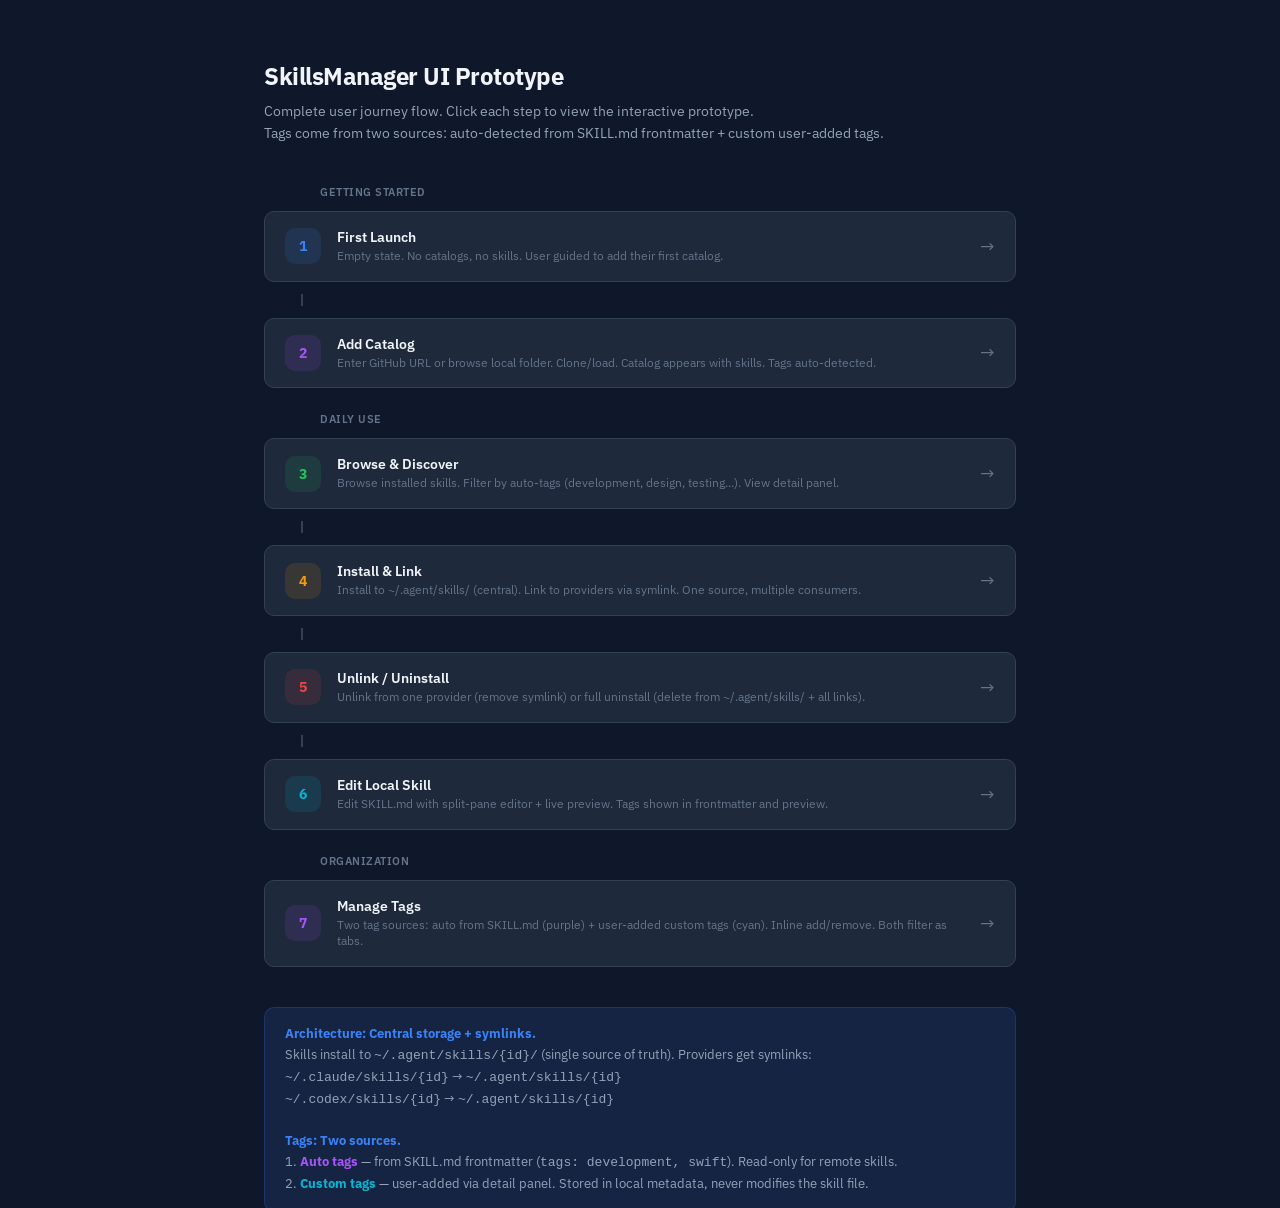
<file: prototype/index.html>
<!DOCTYPE html>
<html lang="en">
<head>
<meta charset="UTF-8">
<meta name="viewport" content="width=device-width, initial-scale=1.0">
<title>SkillsManager — UI Prototype</title>
<link href="https://fonts.googleapis.com/css2?family=IBM+Plex+Sans:wght@300;400;500;600;700&family=JetBrains+Mono:wght@400;500;600;700&display=swap" rel="stylesheet">
<link rel="stylesheet" href="components/tokens.css">
<style>
.journey-map {
  max-width: 800px;
  margin: 60px auto;
  padding: 0 24px;
}
.journey-map h1 {
  font-size: 24px;
  font-weight: 700;
  letter-spacing: -0.5px;
  margin-bottom: 8px;
}
.journey-map .subtitle {
  font-size: 14px;
  color: var(--text-secondary);
  margin-bottom: 40px;
  line-height: 1.6;
}
.journey-flow {
  display: flex;
  flex-direction: column;
  gap: 12px;
}
.journey-card {
  display: flex;
  align-items: center;
  gap: 16px;
  padding: 16px 20px;
  background: var(--bg-card);
  border: 1px solid var(--border);
  border-radius: var(--radius);
  cursor: pointer;
  transition: all 200ms ease;
  text-decoration: none;
  color: inherit;
}
.journey-card:hover {
  border-color: var(--border-light);
  background: var(--bg-card-hover);
  transform: translateX(4px);
  box-shadow: var(--shadow);
}
.journey-num {
  width: 36px; height: 36px;
  border-radius: 10px;
  display: flex;
  align-items: center;
  justify-content: center;
  font-weight: 700;
  font-size: 14px;
  flex-shrink: 0;
}
.journey-num.blue { background: var(--accent-subtle); color: var(--accent); }
.journey-num.green { background: var(--green-subtle); color: var(--green); }
.journey-num.purple { background: var(--purple-subtle); color: var(--purple); }
.journey-num.orange { background: var(--orange-subtle); color: var(--orange); }
.journey-num.red { background: var(--red-subtle); color: var(--red); }
.journey-num.cyan { background: var(--cyan-subtle); color: var(--cyan); }
.journey-info { flex: 1; }
.journey-title { font-size: 14px; font-weight: 600; margin-bottom: 2px; }
.journey-desc { font-size: 12px; color: var(--text-muted); line-height: 1.4; }
.journey-arrow { color: var(--text-muted); font-size: 18px; }

.journey-connector {
  width: 2px;
  height: 12px;
  background: var(--border);
  margin-left: 37px;
}

.section-label {
  font-size: 11px;
  font-weight: 600;
  text-transform: uppercase;
  letter-spacing: 0.5px;
  color: var(--text-muted);
  margin: 24px 0 12px;
  padding-left: 56px;
}

.design-note {
  margin-top: 40px;
  padding: 16px 20px;
  background: var(--accent-subtle);
  border: 1px solid rgba(59,130,246,0.2);
  border-radius: var(--radius);
  font-size: 13px;
  color: var(--text-secondary);
  line-height: 1.6;
}
.design-note strong { color: var(--accent); }
</style>
</head>
<body style="overflow:auto;">

<div class="journey-map">
  <h1>SkillsManager UI Prototype</h1>
  <div class="subtitle">
    Complete user journey flow. Click each step to view the interactive prototype.<br>
    Tags come from two sources: auto-detected from SKILL.md frontmatter + custom user-added tags.
  </div>

  <div class="section-label">Getting Started</div>

  <div class="journey-flow">
    <a class="journey-card" href="pages/01-first-launch.html">
      <div class="journey-num blue">1</div>
      <div class="journey-info">
        <div class="journey-title">First Launch</div>
        <div class="journey-desc">Empty state. No catalogs, no skills. User guided to add their first catalog.</div>
      </div>
      <div class="journey-arrow">&rarr;</div>
    </a>

    <div class="journey-connector"></div>

    <a class="journey-card" href="pages/02-add-catalog.html">
      <div class="journey-num purple">2</div>
      <div class="journey-info">
        <div class="journey-title">Add Catalog</div>
        <div class="journey-desc">Enter GitHub URL or browse local folder. Clone/load. Catalog appears with skills. Tags auto-detected.</div>
      </div>
      <div class="journey-arrow">&rarr;</div>
    </a>
  </div>

  <div class="section-label">Daily Use</div>

  <div class="journey-flow">
    <a class="journey-card" href="pages/03-browse.html">
      <div class="journey-num green">3</div>
      <div class="journey-info">
        <div class="journey-title">Browse & Discover</div>
        <div class="journey-desc">Browse installed skills. Filter by auto-tags (development, design, testing...). View detail panel.</div>
      </div>
      <div class="journey-arrow">&rarr;</div>
    </a>

    <div class="journey-connector"></div>

    <a class="journey-card" href="pages/04-install.html">
      <div class="journey-num orange">4</div>
      <div class="journey-info">
        <div class="journey-title">Install & Link</div>
        <div class="journey-desc">Install to ~/.agent/skills/ (central). Link to providers via symlink. One source, multiple consumers.</div>
      </div>
      <div class="journey-arrow">&rarr;</div>
    </a>

    <div class="journey-connector"></div>

    <a class="journey-card" href="pages/05-uninstall.html">
      <div class="journey-num red">5</div>
      <div class="journey-info">
        <div class="journey-title">Unlink / Uninstall</div>
        <div class="journey-desc">Unlink from one provider (remove symlink) or full uninstall (delete from ~/.agent/skills/ + all links).</div>
      </div>
      <div class="journey-arrow">&rarr;</div>
    </a>

    <div class="journey-connector"></div>

    <a class="journey-card" href="pages/06-edit-skill.html">
      <div class="journey-num cyan">6</div>
      <div class="journey-info">
        <div class="journey-title">Edit Local Skill</div>
        <div class="journey-desc">Edit SKILL.md with split-pane editor + live preview. Tags shown in frontmatter and preview.</div>
      </div>
      <div class="journey-arrow">&rarr;</div>
    </a>
  </div>

  <div class="section-label">Organization</div>

  <div class="journey-flow">
    <a class="journey-card" href="pages/07-manage-tags.html">
      <div class="journey-num purple">7</div>
      <div class="journey-info">
        <div class="journey-title">Manage Tags</div>
        <div class="journey-desc">Two tag sources: auto from SKILL.md (purple) + user-added custom tags (cyan). Inline add/remove. Both filter as tabs.</div>
      </div>
      <div class="journey-arrow">&rarr;</div>
    </a>
  </div>

  <div class="design-note">
    <strong>Architecture: Central storage + symlinks.</strong><br>
    Skills install to <code>~/.agent/skills/{id}/</code> (single source of truth). Providers get symlinks:<br>
    <code>~/.claude/skills/{id}</code> &rarr; <code>~/.agent/skills/{id}</code><br>
    <code>~/.codex/skills/{id}</code> &rarr; <code>~/.agent/skills/{id}</code><br><br>
    <strong>Tags: Two sources.</strong><br>
    1. <strong style="color:#A855F7;">Auto tags</strong> &mdash; from SKILL.md frontmatter (<code>tags: development, swift</code>). Read-only for remote skills.<br>
    2. <strong style="color:#06B6D4;">Custom tags</strong> &mdash; user-added via detail panel. Stored in local metadata, never modifies the skill file.
  </div>
</div>

</body>
</html>
</file>
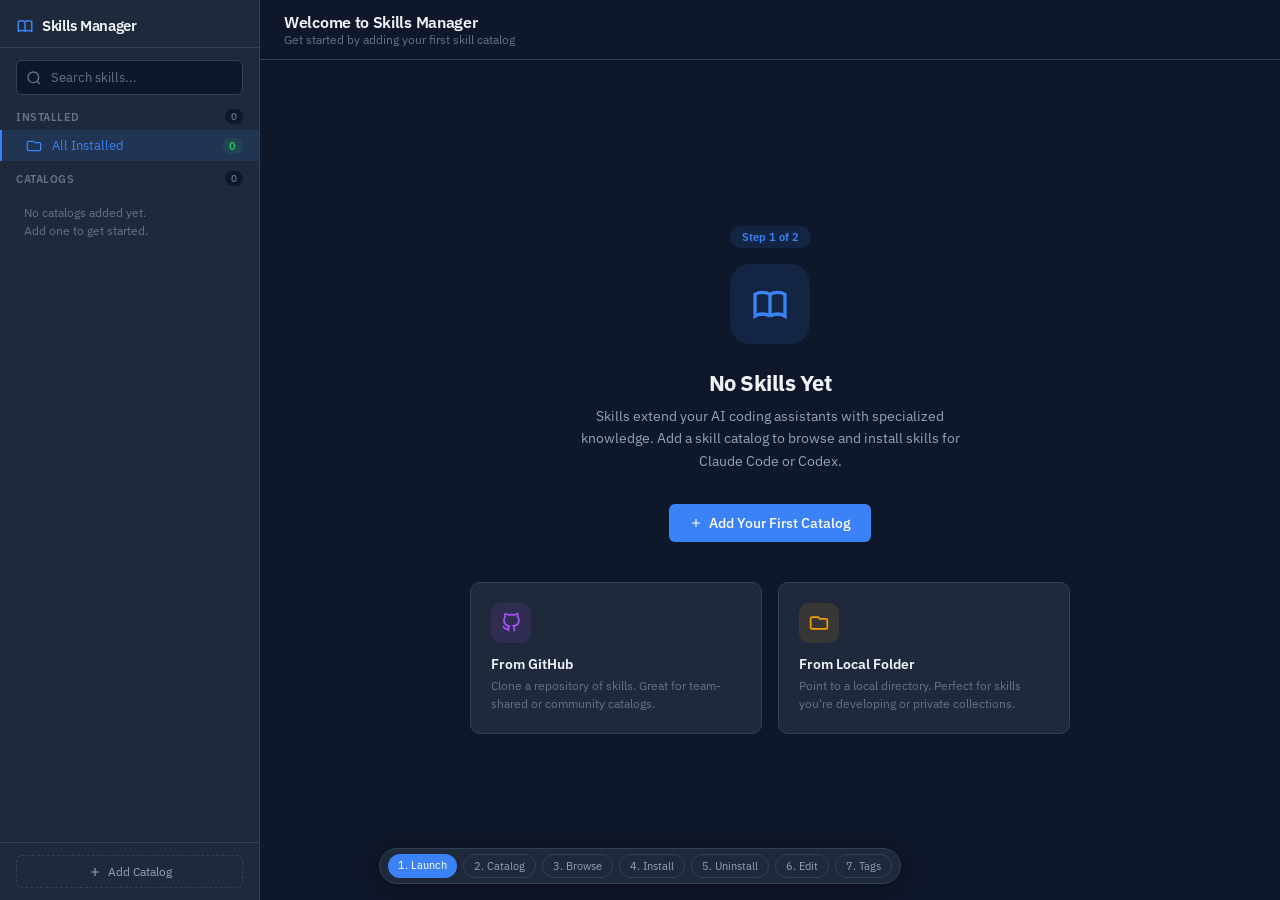
<file: prototype/pages/01-first-launch.html>
<!DOCTYPE html>
<html lang="en">
<head>
<meta charset="UTF-8">
<meta name="viewport" content="width=device-width, initial-scale=1.0">
<title>SkillsManager — 1. First Launch</title>
<link href="https://fonts.googleapis.com/css2?family=IBM+Plex+Sans:wght@300;400;500;600;700&family=JetBrains+Mono:wght@400;500;600;700&display=swap" rel="stylesheet">
<link rel="stylesheet" href="../components/tokens.css">
<link rel="stylesheet" href="../components/layout.css">
<link rel="stylesheet" href="../components/buttons.css">
<link rel="stylesheet" href="../components/sidebar.css">
<link rel="stylesheet" href="../components/modal.css">
<style>
.empty-hero {
  display: flex;
  flex-direction: column;
  align-items: center;
  justify-content: center;
  height: 100%;
  text-align: center;
  padding: 40px;
}
.empty-icon {
  width: 80px; height: 80px;
  border-radius: 20px;
  background: var(--accent-subtle);
  display: flex;
  align-items: center;
  justify-content: center;
  margin-bottom: 24px;
}
.empty-icon svg { width: 40px; height: 40px; color: var(--accent); }
.empty-title {
  font-size: 22px;
  font-weight: 700;
  letter-spacing: -0.5px;
  margin-bottom: 8px;
}
.empty-desc {
  font-size: 14px;
  color: var(--text-secondary);
  max-width: 400px;
  line-height: 1.6;
  margin-bottom: 32px;
}
.empty-actions {
  display: flex;
  gap: 12px;
}
.empty-actions .btn { flex: none; padding: 10px 20px; font-size: 14px; }

/* Getting started cards */
.getting-started {
  display: flex;
  gap: 16px;
  margin-top: 40px;
  max-width: 600px;
}
.gs-card {
  flex: 1;
  background: var(--bg-card);
  border: 1px solid var(--border);
  border-radius: var(--radius);
  padding: 20px;
  cursor: pointer;
  transition: all var(--transition);
  text-align: left;
}
.gs-card:hover {
  border-color: var(--border-light);
  background: var(--bg-card-hover);
  transform: translateY(-2px);
  box-shadow: var(--shadow);
}
.gs-card-icon {
  width: 40px; height: 40px;
  border-radius: 10px;
  display: flex;
  align-items: center;
  justify-content: center;
  margin-bottom: 12px;
}
.gs-card-icon svg { width: 20px; height: 20px; }
.gs-card-icon.purple { background: var(--purple-subtle); color: var(--purple); }
.gs-card-icon.orange { background: var(--orange-subtle); color: var(--orange); }
.gs-card-title { font-size: 14px; font-weight: 600; margin-bottom: 4px; }
.gs-card-desc { font-size: 12px; color: var(--text-muted); line-height: 1.5; }

/* Step indicator */
.step-badge {
  display: inline-flex;
  align-items: center;
  gap: 6px;
  padding: 4px 12px;
  background: var(--accent-subtle);
  color: var(--accent);
  border-radius: 20px;
  font-size: 11px;
  font-weight: 600;
  margin-bottom: 16px;
}
</style>
</head>
<body>

<div class="app" id="app-root"></div>

<script src="../components/icons.js"></script>
<script src="../components/app-shell.js"></script>
<script>
// ===== JOURNEY 1: First Launch - Empty State =====
// User opens app for the first time. No catalogs, no skills installed.

function renderPage() {
  // Empty sidebar - no catalogs yet
  const sidebar = `
  <aside class="sidebar">
    <div class="sidebar-header">
      <h1>${Icons.book} Skills Manager</h1>
    </div>
    <div class="search-box">
      ${Icons.search}
      <input type="text" placeholder="Search skills..." disabled />
    </div>
    <div class="source-sections">
      <div class="source-section">
        <div class="source-header"><span>Installed</span><span class="count">0</span></div>
        <div class="nav-item active">
          ${Icons.folder} All Installed <span class="badge installed">0</span>
        </div>
      </div>
      <div class="source-section">
        <div class="source-header"><span>Catalogs</span><span class="count">0</span></div>
        <div style="padding:12px 24px;font-size:12px;color:var(--text-muted);line-height:1.5;">
          No catalogs added yet.<br>Add one to get started.
        </div>
      </div>
    </div>
    <div class="sidebar-footer">
      <button class="btn-add-catalog" onclick="showModal('modal-add-catalog')">
        ${Icons.plus} Add Catalog
      </button>
    </div>
  </aside>`;

  const main = `
  <main class="main">
    <div class="topbar">
      <div class="topbar-left">
        <div>
          <div class="topbar-title">Welcome to Skills Manager</div>
          <div class="topbar-subtitle">Get started by adding your first skill catalog</div>
        </div>
      </div>
    </div>

    <div class="content-area">
      <div class="empty-hero">
        <div class="step-badge">Step 1 of 2</div>
        <div class="empty-icon">${Icons.book}</div>
        <div class="empty-title">No Skills Yet</div>
        <div class="empty-desc">
          Skills extend your AI coding assistants with specialized knowledge.
          Add a skill catalog to browse and install skills for Claude Code or Codex.
        </div>
        <div class="empty-actions">
          <button class="btn btn-primary" style="flex:none;" onclick="showModal('modal-add-catalog')">
            ${Icons.plus} Add Your First Catalog
          </button>
        </div>

        <div class="getting-started">
          <div class="gs-card" onclick="showModal('modal-add-catalog')">
            <div class="gs-card-icon purple">${Icons.github}</div>
            <div class="gs-card-title">From GitHub</div>
            <div class="gs-card-desc">Clone a repository of skills. Great for team-shared or community catalogs.</div>
          </div>
          <div class="gs-card" onclick="showModal('modal-add-catalog')">
            <div class="gs-card-icon orange">${Icons.folder}</div>
            <div class="gs-card-title">From Local Folder</div>
            <div class="gs-card-desc">Point to a local directory. Perfect for skills you're developing or private collections.</div>
          </div>
        </div>
      </div>
    </div>
  </main>`;

  document.getElementById('app-root').innerHTML = sidebar + main;
  document.body.insertAdjacentHTML('beforeend', renderAddCatalogModal());
  document.body.insertAdjacentHTML('beforeend', renderPageNav('01-first-launch'));
}

renderPage();
</script>
</body>
</html>
</file>
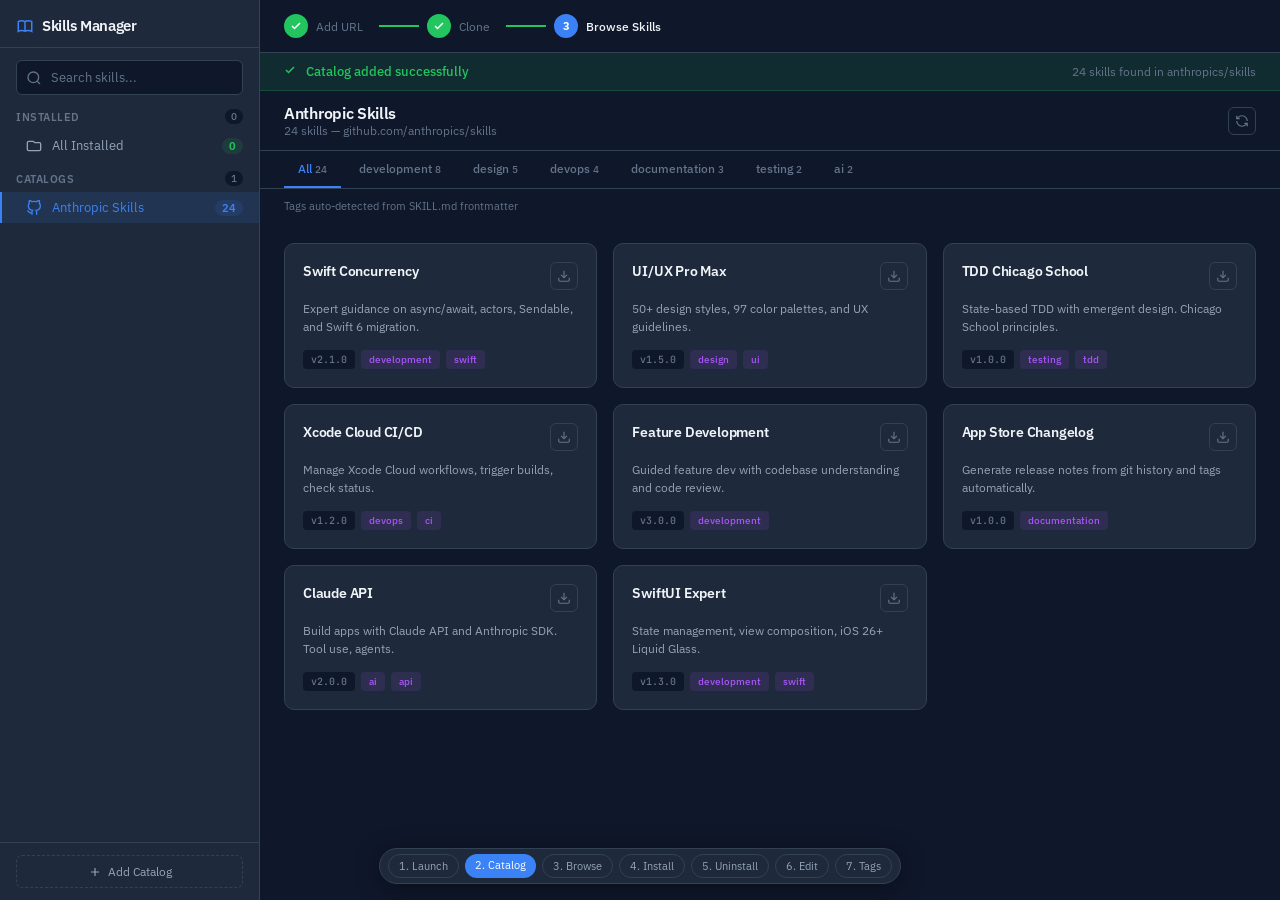
<file: prototype/pages/02-add-catalog.html>
<!DOCTYPE html>
<html lang="en">
<head>
<meta charset="UTF-8">
<meta name="viewport" content="width=device-width, initial-scale=1.0">
<title>SkillsManager — 2. Add Catalog</title>
<link href="https://fonts.googleapis.com/css2?family=IBM+Plex+Sans:wght@300;400;500;600;700&family=JetBrains+Mono:wght@400;500;600;700&display=swap" rel="stylesheet">
<link rel="stylesheet" href="../components/tokens.css">
<link rel="stylesheet" href="../components/layout.css">
<link rel="stylesheet" href="../components/buttons.css">
<link rel="stylesheet" href="../components/sidebar.css">
<link rel="stylesheet" href="../components/skill-card.css">
<link rel="stylesheet" href="../components/modal.css">
<style>
/* Step progress bar */
.step-bar {
  display: flex;
  align-items: center;
  gap: 8px;
  padding: 14px 24px;
  border-bottom: 1px solid var(--border);
}
.step-dot {
  width: 24px; height: 24px;
  min-width: 24px; min-height: 24px;
  border-radius: 50%;
  display: flex;
  align-items: center;
  justify-content: center;
  font-size: 11px;
  font-weight: 700;
  border: 2px solid var(--border);
  color: var(--text-muted);
}
.step-dot svg { width: 12px; height: 12px; }
.step-dot.done { background: var(--green); border-color: var(--green); color: white; }
.step-dot.active { background: var(--accent); border-color: var(--accent); color: white; }
.step-line { width: 40px; height: 2px; background: var(--border); }
.step-line.done { background: var(--green); }
.step-label { font-size: 12px; color: var(--text-muted); margin-right: 8px; }
.step-label.active { color: var(--text-primary); font-weight: 500; }

/* Success banner */
.success-banner {
  display: flex;
  align-items: center;
  gap: 10px;
  padding: 10px 24px;
  background: var(--green-subtle);
  border-bottom: 1px solid rgba(34,197,94,0.2);
  font-size: 13px;
}
.success-banner .icon { color: var(--green); }
.success-banner .text { color: var(--green); font-weight: 500; }
.success-banner .right { margin-left: auto; font-size: 12px; color: var(--text-muted); }

/* Tags note */
.tags-note {
  padding: 10px 24px;
  font-size: 11px;
  color: var(--text-muted);
}
</style>
</head>
<body>

<div class="app" id="app-root"></div>

<script src="../components/icons.js"></script>
<script src="../components/app-shell.js"></script>
<script>
function renderPage() {
  // Sidebar with newly added catalog
  const sidebar = `
  <aside class="sidebar">
    <div class="sidebar-header">
      <h1>
        <svg width="18" height="18" viewBox="0 0 24 24" fill="none" stroke="var(--accent)" stroke-width="2"><path d="M12 6.253v13m0-13C10.832 5.477 9.246 5 7.5 5S4.168 5.477 3 6.253v13C4.168 18.477 5.754 18 7.5 18s3.332.477 4.5 1.253m0-13C13.168 5.477 14.754 5 16.5 5c1.747 0 3.332.477 4.5 1.253v13C19.832 18.477 18.247 18 16.5 18c-1.746 0-3.332.477-4.5 1.253"/></svg>
        Skills Manager
      </h1>
    </div>
    <div class="search-box">
      <svg width="16" height="16" viewBox="0 0 24 24" fill="none" stroke="currentColor" stroke-width="2"><circle cx="11" cy="11" r="8"/><path d="m21 21-4.3-4.3"/></svg>
      <input type="text" placeholder="Search skills..." />
    </div>
    <div class="source-sections">
      <div class="source-section">
        <div class="source-header"><span>Installed</span><span class="count">0</span></div>
        <div class="nav-item" onclick="setActiveNav(this)">
          <svg width="16" height="16" viewBox="0 0 24 24" fill="none" stroke="currentColor" stroke-width="2"><path d="M20 7h-7l-2-2H4a2 2 0 0 0-2 2v10a2 2 0 0 0 2 2h16a2 2 0 0 0 2-2V9a2 2 0 0 0-2-2Z"/></svg>
          All Installed <span class="badge installed">0</span>
        </div>
      </div>
      <div class="source-section">
        <div class="source-header"><span>Catalogs</span><span class="count">1</span></div>
        <div class="nav-item active" onclick="setActiveNav(this)">
          <svg width="16" height="16" viewBox="0 0 24 24" fill="none" stroke="currentColor" stroke-width="2"><path d="M9 19c-5 1.5-5-2.5-7-3m14 6v-3.87a3.37 3.37 0 0 0-.94-2.61c3.14-.35 6.44-1.54 6.44-7A5.44 5.44 0 0 0 20 4.77 5.07 5.07 0 0 0 19.91 1S18.73.65 16 2.48a13.38 13.38 0 0 0-7 0C6.27.65 5.09 1 5.09 1A5.07 5.07 0 0 0 5 4.77a5.44 5.44 0 0 0-1.5 3.78c0 5.42 3.3 6.61 6.44 7A3.37 3.37 0 0 0 9 18.13V22"/></svg>
          Anthropic Skills <span class="badge">24</span>
        </div>
      </div>
    </div>
    <div class="sidebar-footer">
      <button class="btn-add-catalog" onclick="showModal('modal-add-catalog')">
        <svg width="14" height="14" viewBox="0 0 24 24" fill="none" stroke="currentColor" stroke-width="2"><path d="M12 5v14m-7-7h14"/></svg>
        Add Catalog
      </button>
    </div>
  </aside>`;

  // Main content
  const checkSvg = '<svg width="12" height="12" viewBox="0 0 24 24" fill="none" stroke="currentColor" stroke-width="3"><path d="M20 6 9 17l-5-5"/></svg>';
  const downloadSvg = '<svg width="14" height="14" viewBox="0 0 24 24" fill="none" stroke="currentColor" stroke-width="2"><path d="M21 15v4a2 2 0 0 1-2 2H5a2 2 0 0 1-2-2v-4"/><polyline points="7 10 12 15 17 10"/><line x1="12" y1="15" x2="12" y2="3"/></svg>';
  const refreshSvg = '<svg width="16" height="16" viewBox="0 0 24 24" fill="none" stroke="currentColor" stroke-width="2"><path d="M21 12a9 9 0 0 0-9-9 9.75 9.75 0 0 0-6.74 2.74L3 8"/><path d="M3 3v5h5"/><path d="M3 12a9 9 0 0 0 9 9 9.75 9.75 0 0 0 6.74-2.74L21 16"/><path d="M16 16h5v5"/></svg>';

  const main = `
  <main class="main">
    <div class="step-bar">
      <div class="step-dot done">${checkSvg}</div>
      <div class="step-label">Add URL</div>
      <div class="step-line done"></div>
      <div class="step-dot done">${checkSvg}</div>
      <div class="step-label">Clone</div>
      <div class="step-line done"></div>
      <div class="step-dot active">3</div>
      <div class="step-label active">Browse Skills</div>
    </div>

    <div class="success-banner">
      <span class="icon">${checkSvg}</span>
      <span class="text">Catalog added successfully</span>
      <span class="right">24 skills found in anthropics/skills</span>
    </div>

    <div class="topbar" style="border-top:none;">
      <div class="topbar-left">
        <div>
          <div class="topbar-title">Anthropic Skills</div>
          <div class="topbar-subtitle">24 skills &mdash; github.com/anthropics/skills</div>
        </div>
      </div>
      <div class="topbar-right">
        <button class="btn-icon" title="Refresh">${refreshSvg}</button>
      </div>
    </div>

    <div class="category-tabs">
      <div class="category-tab active" onclick="selectTab(this)">All <span style="color:var(--text-muted);font-size:10px;">24</span></div>
      <div class="category-tab" onclick="selectTab(this)">development <span style="color:var(--text-muted);font-size:10px;">8</span></div>
      <div class="category-tab" onclick="selectTab(this)">design <span style="color:var(--text-muted);font-size:10px;">5</span></div>
      <div class="category-tab" onclick="selectTab(this)">devops <span style="color:var(--text-muted);font-size:10px;">4</span></div>
      <div class="category-tab" onclick="selectTab(this)">documentation <span style="color:var(--text-muted);font-size:10px;">3</span></div>
      <div class="category-tab" onclick="selectTab(this)">testing <span style="color:var(--text-muted);font-size:10px;">2</span></div>
      <div class="category-tab" onclick="selectTab(this)">ai <span style="color:var(--text-muted);font-size:10px;">2</span></div>
    </div>

    <div class="tags-note">Tags auto-detected from SKILL.md frontmatter</div>

    <div class="content-area">
      <div class="skills-grid">
        ${card('Swift Concurrency', 'Expert guidance on async/await, actors, Sendable, and Swift 6 migration.', '2.1.0', ['development', 'swift'], downloadSvg)}
        ${card('UI/UX Pro Max', '50+ design styles, 97 color palettes, and UX guidelines.', '1.5.0', ['design', 'ui'], downloadSvg)}
        ${card('TDD Chicago School', 'State-based TDD with emergent design. Chicago School principles.', '1.0.0', ['testing', 'tdd'], downloadSvg)}
        ${card('Xcode Cloud CI/CD', 'Manage Xcode Cloud workflows, trigger builds, check status.', '1.2.0', ['devops', 'ci'], downloadSvg)}
        ${card('Feature Development', 'Guided feature dev with codebase understanding and code review.', '3.0.0', ['development'], downloadSvg)}
        ${card('App Store Changelog', 'Generate release notes from git history and tags automatically.', '1.0.0', ['documentation'], downloadSvg)}
        ${card('Claude API', 'Build apps with Claude API and Anthropic SDK. Tool use, agents.', '2.0.0', ['ai', 'api'], downloadSvg)}
        ${card('SwiftUI Expert', 'State management, view composition, iOS 26+ Liquid Glass.', '1.3.0', ['development', 'swift'], downloadSvg)}
      </div>
    </div>
  </main>`;

  document.getElementById('app-root').innerHTML = sidebar + main;
  document.body.insertAdjacentHTML('beforeend', renderAddCatalogModal());
  document.body.insertAdjacentHTML('beforeend', renderPageNav('02-add-catalog'));
}

function card(name, desc, version, tags, dlIcon) {
  var tagHtml = '';
  for (var i = 0; i < tags.length; i++) {
    tagHtml += '<span class="tag tag-category">' + tags[i] + '</span>';
  }
  return '<div class="skill-card" onclick="selectCard(this)">' +
    '<div class="skill-card-header">' +
      '<div class="skill-card-name">' + name + '</div>' +
      '<div class="skill-card-actions">' +
        '<button class="btn-icon" title="Install">' + dlIcon + '</button>' +
      '</div>' +
    '</div>' +
    '<div class="skill-card-desc">' + desc + '</div>' +
    '<div class="skill-card-meta">' +
      '<span class="tag tag-version">v' + version + '</span>' +
      tagHtml +
    '</div>' +
  '</div>';
}

renderPage();
</script>
</body>
</html>
</file>
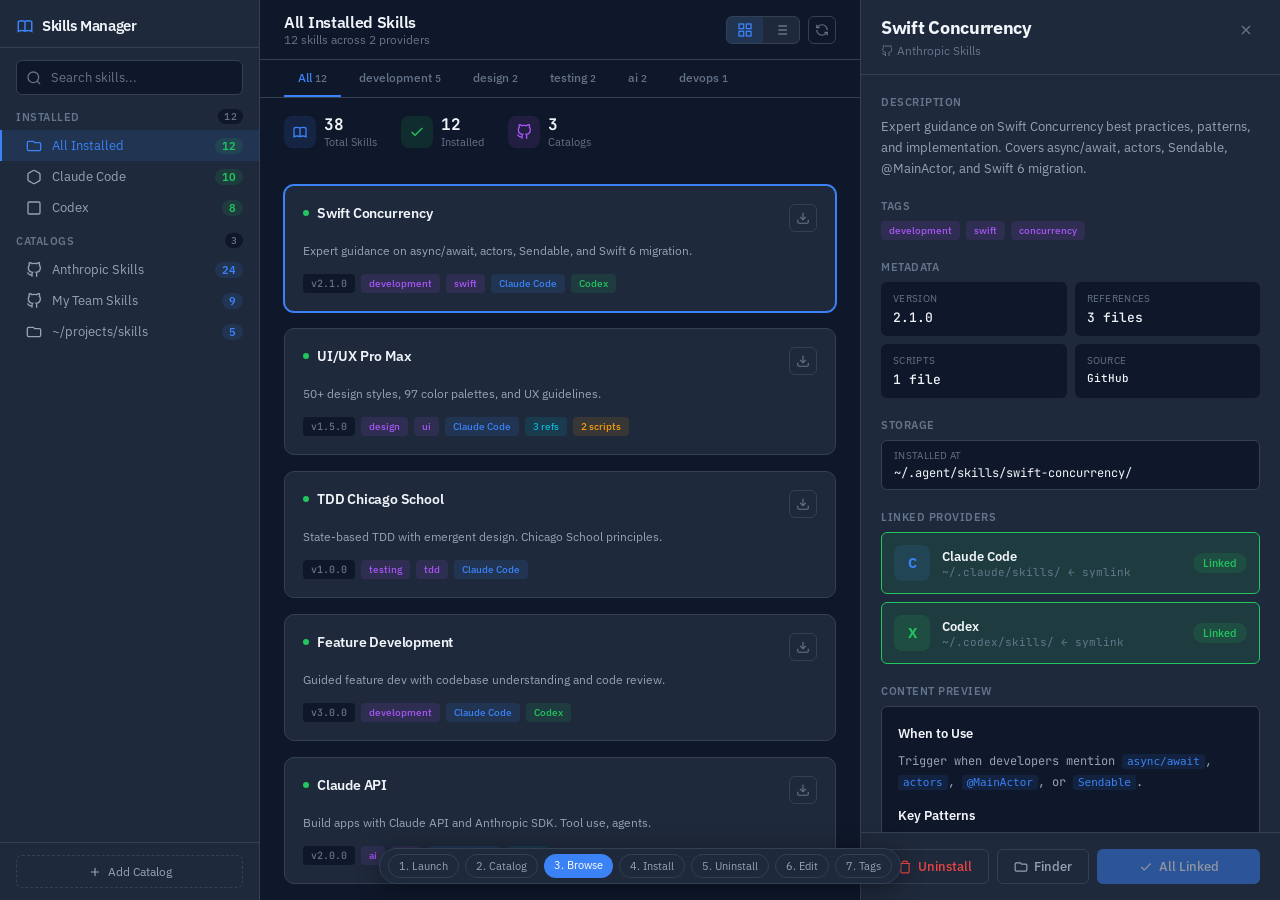
<file: prototype/pages/03-browse.html>
<!DOCTYPE html>
<html lang="en">
<head>
<meta charset="UTF-8">
<meta name="viewport" content="width=device-width, initial-scale=1.0">
<title>SkillsManager — 3. Browse & Discover</title>
<link href="https://fonts.googleapis.com/css2?family=IBM+Plex+Sans:wght@300;400;500;600;700&family=JetBrains+Mono:wght@400;500;600;700&display=swap" rel="stylesheet">
<link rel="stylesheet" href="../components/tokens.css">
<link rel="stylesheet" href="../components/layout.css">
<link rel="stylesheet" href="../components/buttons.css">
<link rel="stylesheet" href="../components/sidebar.css">
<link rel="stylesheet" href="../components/skill-card.css">
<link rel="stylesheet" href="../components/detail-panel.css">
<link rel="stylesheet" href="../components/modal.css">
</head>
<body>

<div class="app detail-open" id="app-root"></div>

<script src="../components/icons.js"></script>
<script src="../components/app-shell.js"></script>
<script>
// ===== JOURNEY 3: Browse & Discover =====
// User has installed skills. Browsing local catalog. Select a skill to see detail.

function renderPage() {
  const sidebar = renderSidebar({ activeNav: 'all-installed' });

  const main = `
  <main class="main">
    <div class="topbar">
      <div class="topbar-left">
        <div>
          <div class="topbar-title">All Installed Skills</div>
          <div class="topbar-subtitle">12 skills across 2 providers</div>
        </div>
      </div>
      <div class="topbar-right">
        <div class="view-toggle">
          <button class="active" title="Grid view">${Icons.gridView}</button>
          <button title="List view">${Icons.listView}</button>
        </div>
        <button class="btn-icon" title="Refresh">${Icons.refresh}</button>
      </div>
    </div>

    <div class="category-tabs">
      <div class="category-tab active" onclick="selectTab(this)">All <span style="color:var(--text-muted);font-size:10px;">12</span></div>
      <div class="category-tab" onclick="selectTab(this)">development <span style="color:var(--text-muted);font-size:10px;">5</span></div>
      <div class="category-tab" onclick="selectTab(this)">design <span style="color:var(--text-muted);font-size:10px;">2</span></div>
      <div class="category-tab" onclick="selectTab(this)">testing <span style="color:var(--text-muted);font-size:10px;">2</span></div>
      <div class="category-tab" onclick="selectTab(this)">ai <span style="color:var(--text-muted);font-size:10px;">2</span></div>
      <div class="category-tab" onclick="selectTab(this)">devops <span style="color:var(--text-muted);font-size:10px;">1</span></div>
    </div>

    <div style="padding-top:16px;">
      <div class="stats-bar">
        <div class="stat">
          <div class="stat-icon blue">${Icons.book}</div>
          <div><div class="stat-value">38</div><div class="stat-label">Total Skills</div></div>
        </div>
        <div class="stat">
          <div class="stat-icon green">${Icons.check}</div>
          <div><div class="stat-value">12</div><div class="stat-label">Installed</div></div>
        </div>
        <div class="stat">
          <div class="stat-icon purple">${Icons.github}</div>
          <div><div class="stat-value">3</div><div class="stat-label">Catalogs</div></div>
        </div>
      </div>
    </div>

    <div class="content-area">
      <div class="skills-grid">
        ${skillCard('Swift Concurrency', 'Expert guidance on async/await, actors, Sendable, and Swift 6 migration.', '2.1.0', ['development','swift'], true, ['claude','codex'], 0, 0, true)}
        ${skillCard('UI/UX Pro Max', '50+ design styles, 97 color palettes, and UX guidelines.', '1.5.0', ['design','ui'], true, ['claude'], 3, 2)}
        ${skillCard('TDD Chicago School', 'State-based TDD with emergent design. Chicago School principles.', '1.0.0', ['testing','tdd'], true, ['claude'])}
        ${skillCard('Feature Development', 'Guided feature dev with codebase understanding and code review.', '3.0.0', ['development'], true, ['claude','codex'])}
        ${skillCard('Claude API', 'Build apps with Claude API and Anthropic SDK. Tool use, agents.', '2.0.0', ['ai','api'], true, ['claude'], 5)}
        ${skillCard('Xcode Cloud CI/CD', 'Manage Xcode Cloud workflows, trigger builds, check status.', '1.2.0', ['devops','ci'], true, ['claude'])}
      </div>
    </div>
  </main>`;

  const detail = `
  <aside class="detail-panel">
    <div class="detail-panel-header">
      <div>
        <div class="detail-name">Swift Concurrency</div>
        <div class="detail-source">${Icons.github} Anthropic Skills</div>
      </div>
      <button class="detail-close">${Icons.close}</button>
    </div>
    <div class="detail-body">
      <div class="detail-section">
        <div class="detail-section-title">Description</div>
        <div class="detail-desc">Expert guidance on Swift Concurrency best practices, patterns, and implementation. Covers async/await, actors, Sendable, @MainActor, and Swift 6 migration.</div>
      </div>
      <div class="detail-section">
        <div class="detail-section-title">Tags</div>
        <div style="display:flex;gap:6px;flex-wrap:wrap;">
          <span class="tag tag-category">development</span>
          <span class="tag tag-category">swift</span>
          <span class="tag tag-category">concurrency</span>
        </div>
      </div>
      <div class="detail-section">
        <div class="detail-section-title">Metadata</div>
        <div class="detail-meta-grid">
          <div class="detail-meta-item"><div class="detail-meta-label">Version</div><div class="detail-meta-value">2.1.0</div></div>
          <div class="detail-meta-item"><div class="detail-meta-label">References</div><div class="detail-meta-value">3 files</div></div>
          <div class="detail-meta-item"><div class="detail-meta-label">Scripts</div><div class="detail-meta-value">1 file</div></div>
          <div class="detail-meta-item"><div class="detail-meta-label">Source</div><div class="detail-meta-value" style="font-size:11px;">GitHub</div></div>
        </div>
      </div>
      <div class="detail-section">
        <div class="detail-section-title">Storage</div>
        <div style="padding:8px 12px;background:var(--bg-input);border-radius:var(--radius-sm);border:1px solid var(--border);margin-bottom:10px;">
          <div style="font-size:10px;color:var(--text-muted);text-transform:uppercase;letter-spacing:0.3px;margin-bottom:3px;">Installed at</div>
          <div style="font-size:12px;font-family:var(--font-mono);">~/.agent/skills/swift-concurrency/</div>
        </div>
      </div>
      <div class="detail-section">
        <div class="detail-section-title">Linked Providers</div>
        <div class="provider-cards">
          <div class="provider-card installed">
            <div class="provider-icon claude">C</div>
            <div class="provider-info"><div class="provider-name">Claude Code</div><div class="provider-path">~/.claude/skills/ &larr; symlink</div></div>
            <span class="provider-status installed">Linked</span>
          </div>
          <div class="provider-card installed">
            <div class="provider-icon codex">X</div>
            <div class="provider-info"><div class="provider-name">Codex</div><div class="provider-path">~/.codex/skills/ &larr; symlink</div></div>
            <span class="provider-status installed">Linked</span>
          </div>
        </div>
      </div>
      <div class="detail-section">
        <div class="detail-section-title">Content Preview</div>
        <div class="detail-content-preview">
          <h3>When to Use</h3>
          <p>Trigger when developers mention <code>async/await</code>, <code>actors</code>, <code>@MainActor</code>, or <code>Sendable</code>.</p>
          <h3>Key Patterns</h3>
          <p>Structured concurrency with <code>TaskGroup</code>, actor isolation, <code>AsyncSequence</code>.</p>
        </div>
      </div>
    </div>
    <div class="detail-footer">
      <button class="btn btn-danger">${Icons.trash} Uninstall</button>
      <button class="btn btn-secondary">${Icons.folder} Finder</button>
      <button class="btn btn-primary" disabled>${Icons.check} All Linked</button>
    </div>
  </aside>`;

  document.getElementById('app-root').innerHTML = sidebar + main + detail;
  document.body.insertAdjacentHTML('beforeend', renderAddCatalogModal());
  document.body.insertAdjacentHTML('beforeend', renderPageNav('03-browse'));
}

function skillCard(name, desc, version, tags, installed, providers=[], refs=0, scripts=0, selected=false) {
  const dot = installed ? '<span class="dot"></span>' : '';
  const tagHtml = tags.map(t => `<span class="tag tag-category">${t}</span>`).join('');
  const provHtml = (providers||[]).map(p => `<span class="tag tag-${p}">${p==='claude'?'Claude Code':'Codex'}</span>`).join('');
  const refTag = refs ? `<span class="tag tag-refs">${refs} refs</span>` : '';
  const scriptTag = scripts ? `<span class="tag tag-scripts">${scripts} scripts</span>` : '';
  return `
  <div class="skill-card${selected?' selected':''}" onclick="selectCard(this)">
    <div class="skill-card-header">
      <div class="skill-card-name">${dot}${name}</div>
      <div class="skill-card-actions">
        <button class="btn-icon" title="Install">${Icons.download}</button>
      </div>
    </div>
    <div class="skill-card-desc">${desc}</div>
    <div class="skill-card-meta">
      <span class="tag tag-version">v${version}</span>
      ${tagHtml}${provHtml}${refTag}${scriptTag}
    </div>
  </div>`;
}

renderPage();
</script>
</body>
</html>
</file>
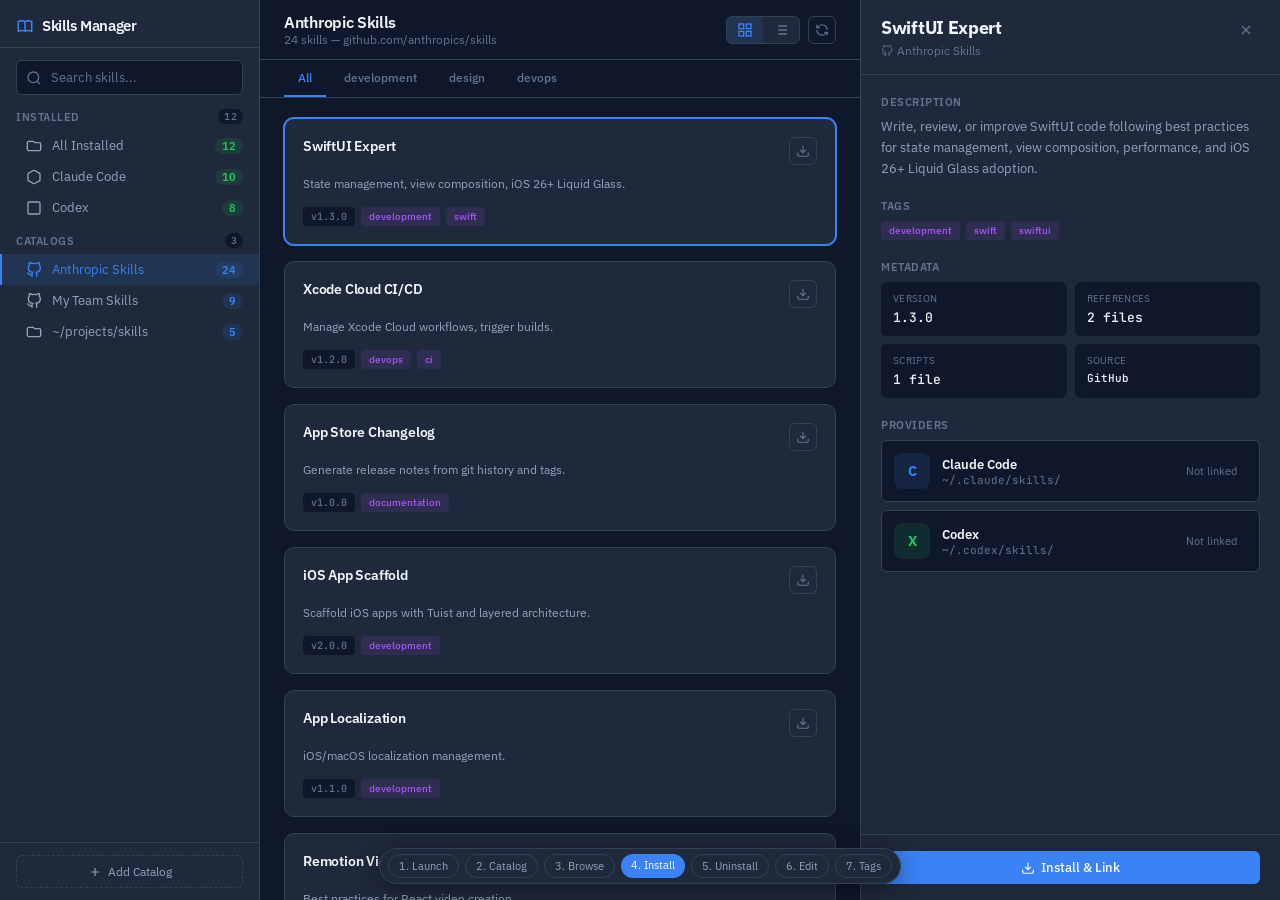
<file: prototype/pages/04-install.html>
<!DOCTYPE html>
<html lang="en">
<head>
<meta charset="UTF-8">
<meta name="viewport" content="width=device-width, initial-scale=1.0">
<title>SkillsManager — 4. Install Skill</title>
<link href="https://fonts.googleapis.com/css2?family=IBM+Plex+Sans:wght@300;400;500;600;700&family=JetBrains+Mono:wght@400;500;600;700&display=swap" rel="stylesheet">
<link rel="stylesheet" href="../components/tokens.css">
<link rel="stylesheet" href="../components/layout.css">
<link rel="stylesheet" href="../components/buttons.css">
<link rel="stylesheet" href="../components/sidebar.css">
<link rel="stylesheet" href="../components/skill-card.css">
<link rel="stylesheet" href="../components/detail-panel.css">
<link rel="stylesheet" href="../components/modal.css">
<style>
/* Install modal */
.install-modal .provider-card { position: relative; }
.install-modal .provider-card .checkbox {
  width: 18px; height: 18px; border-radius: 4px;
  border: 2px solid var(--border);
  display: flex; align-items: center; justify-content: center;
  transition: all var(--transition);
}
.install-modal .provider-card.checked .checkbox {
  background: var(--accent); border-color: var(--accent);
}
.install-modal .provider-card.checked .checkbox svg { width: 12px; height: 12px; color: white; }

/* Path display */
.install-path {
  padding: 12px;
  background: var(--bg-input);
  border: 1px solid var(--border);
  border-radius: var(--radius-sm);
  margin-bottom: 16px;
}
.install-path-label {
  font-size: 10px;
  text-transform: uppercase;
  letter-spacing: 0.5px;
  color: var(--text-muted);
  margin-bottom: 4px;
}
.install-path-value {
  font-size: 12px;
  font-family: var(--font-mono);
  color: var(--text-primary);
}
.install-link-section {
  margin-top: 16px;
}
.install-link-label {
  font-size: 11px;
  font-weight: 600;
  color: var(--text-muted);
  margin-bottom: 8px;
  display: flex;
  align-items: center;
  gap: 6px;
}
.install-link-label svg { width: 12px; height: 12px; }
.link-arrow {
  font-size: 11px;
  color: var(--text-muted);
  font-family: var(--font-mono);
  padding: 4px 0 4px 48px;
}

/* Progress */
.install-progress { text-align: center; padding: 24px; }
.install-progress .spinner {
  width: 32px; height: 32px;
  border: 3px solid var(--border); border-top-color: var(--accent);
  border-radius: 50%; animation: spin 0.8s linear infinite;
  margin: 0 auto 12px;
}
@keyframes spin { to { transform: rotate(360deg); } }
.install-success { text-align: center; padding: 24px; }
.install-success .check-circle {
  width: 48px; height: 48px; border-radius: 50%;
  background: var(--green-subtle);
  display: flex; align-items: center; justify-content: center;
  margin: 0 auto 12px;
}
.install-success .check-circle svg { width: 24px; height: 24px; color: var(--green); }

/* Provider link status in detail */
.link-status {
  display: flex;
  align-items: center;
  gap: 6px;
  font-size: 11px;
  padding: 3px 10px;
  border-radius: 10px;
}
.link-status.linked { background: var(--green-subtle); color: var(--green); }
.link-status.unlinked { background: var(--bg-input); color: var(--text-muted); }
.link-status svg { width: 10px; height: 10px; }
</style>
</head>
<body>

<div class="app detail-open" id="app-root"></div>

<script src="../components/icons.js"></script>
<script src="../components/app-shell.js"></script>
<script>
// SVGs with explicit sizes
const checkSm = '<svg width="12" height="12" viewBox="0 0 24 24" fill="none" stroke="currentColor" stroke-width="3"><path d="M20 6 9 17l-5-5"/></svg>';
const linkSvg = '<svg width="12" height="12" viewBox="0 0 24 24" fill="none" stroke="currentColor" stroke-width="2"><path d="M10 13a5 5 0 0 0 7.54.54l3-3a5 5 0 0 0-7.07-7.07l-1.72 1.71"/><path d="M14 11a5 5 0 0 0-7.54-.54l-3 3a5 5 0 0 0 7.07 7.07l1.71-1.71"/></svg>';
const dlSvg = '<svg width="14" height="14" viewBox="0 0 24 24" fill="none" stroke="currentColor" stroke-width="2"><path d="M21 15v4a2 2 0 0 1-2 2H5a2 2 0 0 1-2-2v-4"/><polyline points="7 10 12 15 17 10"/><line x1="12" y1="15" x2="12" y2="3"/></svg>';

function renderPage() {
  const sidebar = renderSidebar({ activeNav: 'anthropic' });

  const main = `
  <main class="main">
    <div class="topbar">
      <div class="topbar-left">
        <div>
          <div class="topbar-title">Anthropic Skills</div>
          <div class="topbar-subtitle">24 skills &mdash; github.com/anthropics/skills</div>
        </div>
      </div>
      <div class="topbar-right">
        <div class="view-toggle">
          <button class="active">${Icons.gridView}</button>
          <button>${Icons.listView}</button>
        </div>
        <button class="btn-icon" title="Refresh">${Icons.refresh}</button>
      </div>
    </div>

    <div class="category-tabs">
      <div class="category-tab active" onclick="selectTab(this)">All</div>
      <div class="category-tab" onclick="selectTab(this)">development</div>
      <div class="category-tab" onclick="selectTab(this)">design</div>
      <div class="category-tab" onclick="selectTab(this)">devops</div>
    </div>

    <div class="content-area">
      <div class="skills-grid">
        ${card('SwiftUI Expert', 'State management, view composition, iOS 26+ Liquid Glass.', '1.3.0', ['development','swift'], true)}
        ${card('Xcode Cloud CI/CD', 'Manage Xcode Cloud workflows, trigger builds.', '1.2.0', ['devops','ci'])}
        ${card('App Store Changelog', 'Generate release notes from git history and tags.', '1.0.0', ['documentation'])}
        ${card('iOS App Scaffold', 'Scaffold iOS apps with Tuist and layered architecture.', '2.0.0', ['development'])}
        ${card('App Localization', 'iOS/macOS localization management.', '1.1.0', ['development'])}
        ${card('Remotion Video', 'Best practices for React video creation.', '1.0.0', ['design'])}
      </div>
    </div>
  </main>`;

  // Detail panel - NOT INSTALLED yet
  const detail = `
  <aside class="detail-panel">
    <div class="detail-panel-header">
      <div>
        <div class="detail-name">SwiftUI Expert</div>
        <div class="detail-source">${Icons.github} Anthropic Skills</div>
      </div>
      <button class="detail-close">${Icons.close}</button>
    </div>
    <div class="detail-body">
      <div class="detail-section">
        <div class="detail-section-title">Description</div>
        <div class="detail-desc">Write, review, or improve SwiftUI code following best practices for state management, view composition, performance, and iOS 26+ Liquid Glass adoption.</div>
      </div>
      <div class="detail-section">
        <div class="detail-section-title">Tags</div>
        <div style="display:flex;gap:6px;flex-wrap:wrap;">
          <span class="tag tag-category">development</span>
          <span class="tag tag-category">swift</span>
          <span class="tag tag-category">swiftui</span>
        </div>
      </div>
      <div class="detail-section">
        <div class="detail-section-title">Metadata</div>
        <div class="detail-meta-grid">
          <div class="detail-meta-item"><div class="detail-meta-label">Version</div><div class="detail-meta-value">1.3.0</div></div>
          <div class="detail-meta-item"><div class="detail-meta-label">References</div><div class="detail-meta-value">2 files</div></div>
          <div class="detail-meta-item"><div class="detail-meta-label">Scripts</div><div class="detail-meta-value">1 file</div></div>
          <div class="detail-meta-item"><div class="detail-meta-label">Source</div><div class="detail-meta-value" style="font-size:11px;">GitHub</div></div>
        </div>
      </div>
      <div class="detail-section">
        <div class="detail-section-title">Providers</div>
        <div class="provider-cards">
          <div class="provider-card">
            <div class="provider-icon claude">C</div>
            <div class="provider-info"><div class="provider-name">Claude Code</div><div class="provider-path">~/.claude/skills/</div></div>
            <span class="link-status unlinked">Not linked</span>
          </div>
          <div class="provider-card">
            <div class="provider-icon codex">X</div>
            <div class="provider-info"><div class="provider-name">Codex</div><div class="provider-path">~/.codex/skills/</div></div>
            <span class="link-status unlinked">Not linked</span>
          </div>
        </div>
      </div>
    </div>
    <div class="detail-footer">
      <button class="btn btn-primary" onclick="showInstallModal()">${dlSvg} Install &amp; Link</button>
    </div>
  </aside>`;

  document.getElementById('app-root').innerHTML = sidebar + main + detail;
  document.body.insertAdjacentHTML('beforeend', renderAddCatalogModal());
  document.body.insertAdjacentHTML('beforeend', renderInstallModal());
  document.body.insertAdjacentHTML('beforeend', renderPageNav('04-install'));
}

function card(name, desc, version, tags, selected) {
  var tagHtml = '';
  for (var i = 0; i < tags.length; i++) {
    tagHtml += '<span class="tag tag-category">' + tags[i] + '</span>';
  }
  return '<div class="skill-card' + (selected ? ' selected' : '') + '" onclick="selectCard(this)">' +
    '<div class="skill-card-header">' +
      '<div class="skill-card-name">' + name + '</div>' +
      '<div class="skill-card-actions"><button class="btn-icon" title="Install" onclick="event.stopPropagation();showInstallModal()">' + dlSvg + '</button></div>' +
    '</div>' +
    '<div class="skill-card-desc">' + desc + '</div>' +
    '<div class="skill-card-meta"><span class="tag tag-version">v' + version + '</span>' + tagHtml + '</div>' +
  '</div>';
}

function renderInstallModal() {
  return `
  <div class="modal-overlay hidden" id="modal-install" onclick="if(event.target===this)hideModal('modal-install')">
    <div class="modal install-modal" style="width:420px;">
      <div class="modal-header">
        <h2>Install SwiftUI Expert</h2>
        <p>Install to central storage and link to providers</p>
      </div>
      <div class="modal-body" id="install-body">
        <div class="install-path">
          <div class="install-path-label">Install to</div>
          <div class="install-path-value">~/.agent/skills/swiftui-expert/</div>
        </div>

        <div class="install-link-section">
          <div class="install-link-label">${linkSvg} Link to providers</div>
          <div class="provider-cards">
            <div class="provider-card checked" onclick="this.classList.toggle('checked')">
              <div class="provider-icon claude">C</div>
              <div class="provider-info">
                <div class="provider-name">Claude Code</div>
                <div class="provider-path">~/.claude/skills/swiftui-expert &rarr;</div>
              </div>
              <div class="checkbox">${checkSm}</div>
            </div>
            <div class="provider-card checked" onclick="this.classList.toggle('checked')">
              <div class="provider-icon codex">X</div>
              <div class="provider-info">
                <div class="provider-name">Codex</div>
                <div class="provider-path">~/.codex/skills/swiftui-expert &rarr;</div>
              </div>
              <div class="checkbox">${checkSm}</div>
            </div>
          </div>
        </div>
      </div>
      <div class="modal-footer" id="install-footer">
        <button class="btn btn-secondary" onclick="hideModal('modal-install')">Cancel</button>
        <button class="btn btn-primary" style="flex:none;" onclick="simulateInstall()">${dlSvg} Install &amp; Link</button>
      </div>
    </div>
  </div>`;
}

function showInstallModal() {
  // Reset state
  document.getElementById('install-body').innerHTML = `
    <div class="install-path">
      <div class="install-path-label">Install to</div>
      <div class="install-path-value">~/.agent/skills/swiftui-expert/</div>
    </div>
    <div class="install-link-section">
      <div class="install-link-label">${linkSvg} Link to providers</div>
      <div class="provider-cards">
        <div class="provider-card checked" onclick="this.classList.toggle('checked')">
          <div class="provider-icon claude">C</div>
          <div class="provider-info"><div class="provider-name">Claude Code</div><div class="provider-path">~/.claude/skills/swiftui-expert &rarr;</div></div>
          <div class="checkbox">${checkSm}</div>
        </div>
        <div class="provider-card checked" onclick="this.classList.toggle('checked')">
          <div class="provider-icon codex">X</div>
          <div class="provider-info"><div class="provider-name">Codex</div><div class="provider-path">~/.codex/skills/swiftui-expert &rarr;</div></div>
          <div class="checkbox">${checkSm}</div>
        </div>
      </div>
    </div>`;
  document.getElementById('install-footer').innerHTML = `
    <button class="btn btn-secondary" onclick="hideModal('modal-install')">Cancel</button>
    <button class="btn btn-primary" style="flex:none;" onclick="simulateInstall()">${dlSvg} Install &amp; Link</button>`;
  document.getElementById('install-footer').style.display = '';
  showModal('modal-install');
}

function simulateInstall() {
  document.getElementById('install-body').innerHTML = `
    <div class="install-progress">
      <div class="spinner"></div>
      <div style="font-size:13px;color:var(--text-secondary);">Installing to ~/.agent/skills/...</div>
      <div style="font-size:11px;color:var(--text-muted);margin-top:4px;">Linking to Claude Code and Codex</div>
    </div>`;
  document.getElementById('install-footer').style.display = 'none';
  setTimeout(function() {
    document.getElementById('install-body').innerHTML = `
      <div class="install-success">
        <div class="check-circle">${Icons.check}</div>
        <div style="font-size:14px;font-weight:600;margin-bottom:8px;">Installed &amp; Linked</div>
        <div style="font-size:12px;color:var(--text-muted);line-height:1.6;">
          Stored in <code style="background:var(--bg-input);padding:1px 5px;border-radius:3px;font-family:var(--font-mono);font-size:11px;">~/.agent/skills/swiftui-expert/</code><br>
          Linked to Claude Code and Codex
        </div>
      </div>`;
    document.getElementById('install-footer').innerHTML = `
      <button class="btn btn-primary" style="flex:none;" onclick="hideModal('modal-install')">Done</button>`;
    document.getElementById('install-footer').style.display = '';
  }, 1500);
}

renderPage();
</script>
</body>
</html>
</file>
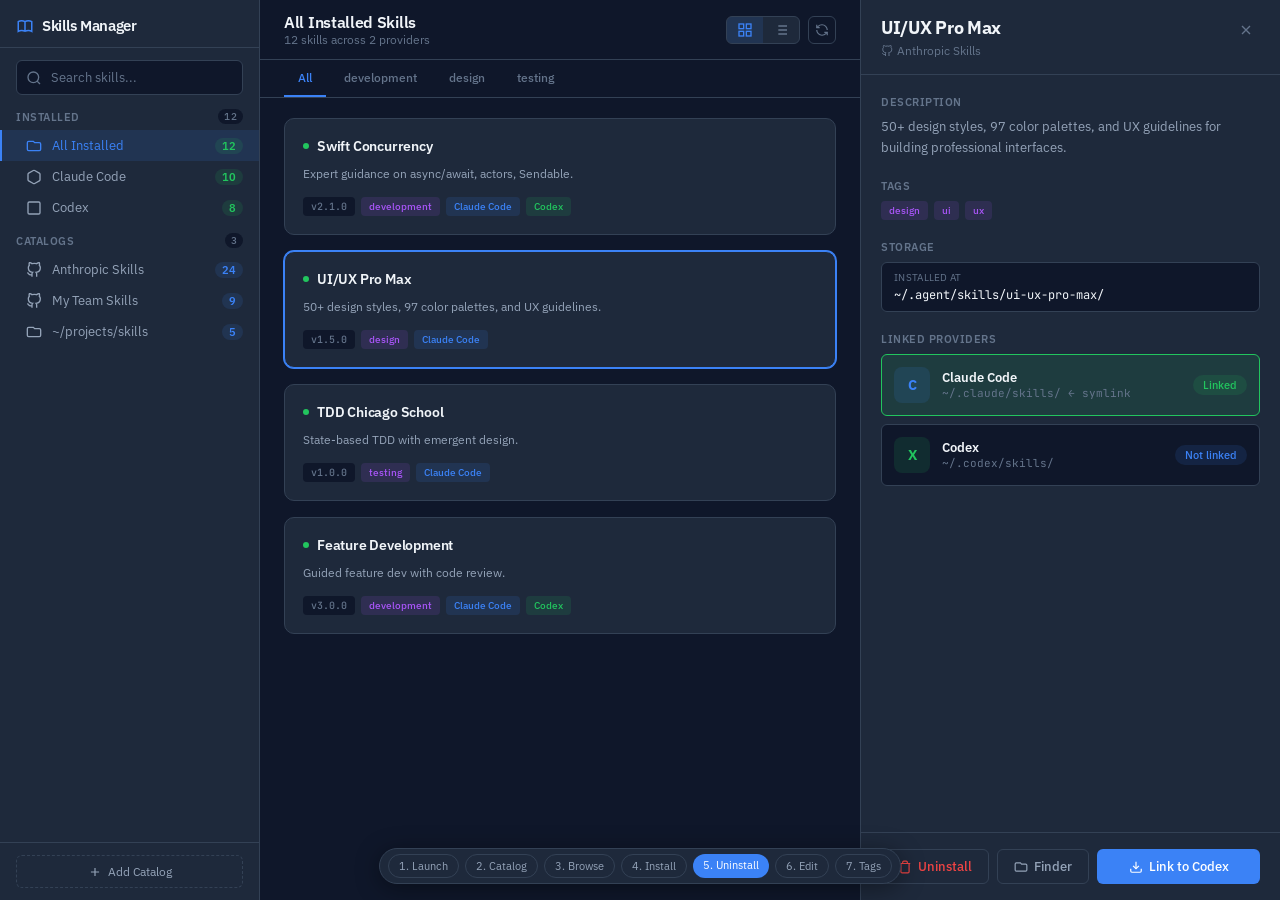
<file: prototype/pages/05-uninstall.html>
<!DOCTYPE html>
<html lang="en">
<head>
<meta charset="UTF-8">
<meta name="viewport" content="width=device-width, initial-scale=1.0">
<title>SkillsManager — 5. Uninstall Skill</title>
<link href="https://fonts.googleapis.com/css2?family=IBM+Plex+Sans:wght@300;400;500;600;700&family=JetBrains+Mono:wght@400;500;600;700&display=swap" rel="stylesheet">
<link rel="stylesheet" href="../components/tokens.css">
<link rel="stylesheet" href="../components/layout.css">
<link rel="stylesheet" href="../components/buttons.css">
<link rel="stylesheet" href="../components/sidebar.css">
<link rel="stylesheet" href="../components/skill-card.css">
<link rel="stylesheet" href="../components/detail-panel.css">
<link rel="stylesheet" href="../components/modal.css">
<style>
.confirm-icon {
  width: 48px; height: 48px; border-radius: 50%;
  background: var(--red-subtle);
  display: flex; align-items: center; justify-content: center;
  margin: 0 auto 16px;
}
.confirm-icon svg { width: 24px; height: 24px; color: var(--red); }
.confirm-title { font-size: 16px; font-weight: 600; text-align: center; margin-bottom: 8px; }
.confirm-desc { font-size: 13px; color: var(--text-secondary); text-align: center; line-height: 1.6; margin-bottom: 16px; }
.confirm-path {
  font-size: 12px; font-family: var(--font-mono);
  background: var(--bg-input); padding: 8px 12px;
  border-radius: var(--radius-sm); border: 1px solid var(--border);
  color: var(--text-muted); text-align: center;
}
</style>
</head>
<body>

<div class="app detail-open" id="app-root"></div>

<script src="../components/icons.js"></script>
<script src="../components/app-shell.js"></script>
<script>
// ===== JOURNEY 5: Uninstall a Skill =====
// User selects installed skill → clicks Uninstall → picks provider → confirmation → removed

function renderPage() {
  const sidebar = renderSidebar({ activeNav: 'all-installed' });

  const main = `
  <main class="main">
    <div class="topbar">
      <div class="topbar-left">
        <div>
          <div class="topbar-title">All Installed Skills</div>
          <div class="topbar-subtitle">12 skills across 2 providers</div>
        </div>
      </div>
      <div class="topbar-right">
        <div class="view-toggle">
          <button class="active">${Icons.gridView}</button>
          <button>${Icons.listView}</button>
        </div>
        <button class="btn-icon" title="Refresh">${Icons.refresh}</button>
      </div>
    </div>

    <div class="category-tabs">
      <div class="category-tab active" onclick="selectTab(this)">All</div>
      <div class="category-tab" onclick="selectTab(this)">development</div>
      <div class="category-tab" onclick="selectTab(this)">design</div>
      <div class="category-tab" onclick="selectTab(this)">testing</div>
    </div>

    <div class="content-area">
      <div class="skills-grid">
        ${card('Swift Concurrency', 'Expert guidance on async/await, actors, Sendable.', '2.1.0', ['development'], ['claude','codex'])}
        ${card('UI/UX Pro Max', '50+ design styles, 97 color palettes, and UX guidelines.', '1.5.0', ['design'], ['claude'], true)}
        ${card('TDD Chicago School', 'State-based TDD with emergent design.', '1.0.0', ['testing'], ['claude'])}
        ${card('Feature Development', 'Guided feature dev with code review.', '3.0.0', ['development'], ['claude','codex'])}
      </div>
    </div>
  </main>`;

  const detail = `
  <aside class="detail-panel">
    <div class="detail-panel-header">
      <div>
        <div class="detail-name">UI/UX Pro Max</div>
        <div class="detail-source">${Icons.github} Anthropic Skills</div>
      </div>
      <button class="detail-close">${Icons.close}</button>
    </div>
    <div class="detail-body">
      <div class="detail-section">
        <div class="detail-section-title">Description</div>
        <div class="detail-desc">50+ design styles, 97 color palettes, and UX guidelines for building professional interfaces.</div>
      </div>
      <div class="detail-section">
        <div class="detail-section-title">Tags</div>
        <div style="display:flex;gap:6px;flex-wrap:wrap;">
          <span class="tag tag-category">design</span>
          <span class="tag tag-category">ui</span>
          <span class="tag tag-category">ux</span>
        </div>
      </div>
      <div class="detail-section">
        <div class="detail-section-title">Storage</div>
        <div style="padding:8px 12px;background:var(--bg-input);border-radius:var(--radius-sm);border:1px solid var(--border);margin-bottom:10px;">
          <div style="font-size:10px;color:var(--text-muted);text-transform:uppercase;letter-spacing:0.3px;margin-bottom:3px;">Installed at</div>
          <div style="font-size:12px;font-family:var(--font-mono);">~/.agent/skills/ui-ux-pro-max/</div>
        </div>
      </div>
      <div class="detail-section">
        <div class="detail-section-title">Linked Providers</div>
        <div class="provider-cards">
          <div class="provider-card installed">
            <div class="provider-icon claude">C</div>
            <div class="provider-info"><div class="provider-name">Claude Code</div><div class="provider-path">~/.claude/skills/ &larr; symlink</div></div>
            <span class="provider-status installed">Linked</span>
          </div>
          <div class="provider-card">
            <div class="provider-icon codex">X</div>
            <div class="provider-info"><div class="provider-name">Codex</div><div class="provider-path">~/.codex/skills/</div></div>
            <span class="provider-status available">Not linked</span>
          </div>
        </div>
      </div>
    </div>
    <div class="detail-footer">
      <button class="btn btn-danger" onclick="showUninstallModal()">${Icons.trash} Uninstall</button>
      <button class="btn btn-secondary">${Icons.folder} Finder</button>
      <button class="btn btn-primary">${Icons.download} Link to Codex</button>
    </div>
  </aside>`;

  document.getElementById('app-root').innerHTML = sidebar + main + detail;
  document.body.insertAdjacentHTML('beforeend', renderAddCatalogModal());
  document.body.insertAdjacentHTML('beforeend', renderUninstallModal());
  document.body.insertAdjacentHTML('beforeend', renderPageNav('05-uninstall'));
}

function card(name, desc, version, tags, providers, selected=false) {
  const dot = '<span class="dot"></span>';
  const tagHtml = tags.map(t => `<span class="tag tag-category">${t}</span>`).join('');
  const provHtml = providers.map(p => `<span class="tag tag-${p}">${p==='claude'?'Claude Code':'Codex'}</span>`).join('');
  return `
  <div class="skill-card${selected?' selected':''}" onclick="selectCard(this)">
    <div class="skill-card-header">
      <div class="skill-card-name">${dot}${name}</div>
    </div>
    <div class="skill-card-desc">${desc}</div>
    <div class="skill-card-meta"><span class="tag tag-version">v${version}</span>${tagHtml}${provHtml}</div>
  </div>`;
}

function renderUninstallModal() {
  return `
  <div class="modal-overlay hidden" id="modal-uninstall" onclick="if(event.target===this)hideModal('modal-uninstall')">
    <div class="modal" style="width:420px;">
      <div class="modal-header">
        <h2>Remove UI/UX Pro Max</h2>
        <p>Choose how to remove this skill</p>
      </div>
      <div class="modal-body" id="uninstall-body">
        <div class="source-option selected" onclick="selectSourceOption(this)" data-action="unlink">
          <div class="source-option-header" style="margin-bottom:4px;">
            <div style="font-size:14px;font-weight:600;">Unlink from Claude Code</div>
          </div>
          <div class="source-option-desc">Remove the symlink from <code style="font-size:11px;">~/.claude/skills/</code>. The skill stays in central storage and can be re-linked later.</div>
        </div>
        <div class="source-option" onclick="selectSourceOption(this)" data-action="full">
          <div class="source-option-header" style="margin-bottom:4px;">
            <div style="font-size:14px;font-weight:600;color:var(--red);">Full Uninstall</div>
          </div>
          <div class="source-option-desc">Remove from central storage <code style="font-size:11px;">~/.agent/skills/ui-ux-pro-max/</code> and all provider links. Cannot be undone.</div>
        </div>
      </div>
      <div class="modal-footer" id="uninstall-footer">
        <button class="btn btn-secondary" onclick="hideModal('modal-uninstall')">Cancel</button>
        <button class="btn btn-danger" style="border:none;background:var(--red);color:white;" onclick="simulateUninstall()">${Icons.trash} Remove</button>
      </div>
    </div>
  </div>`;
}

function showUninstallModal() { showModal('modal-uninstall'); }

function simulateUninstall() {
  document.getElementById('uninstall-body').innerHTML = `
    <div style="text-align:center;padding:24px 0;">
      <div style="width:48px;height:48px;border-radius:50%;background:var(--green-subtle);display:flex;align-items:center;justify-content:center;margin:0 auto 16px;">${Icons.check}</div>
      <div style="font-size:14px;font-weight:600;margin-bottom:4px;">Unlinked from Claude Code</div>
      <div style="font-size:12px;color:var(--text-muted);line-height:1.6;">Symlink removed. Skill still available in<br><code style="font-size:11px;background:var(--bg-input);padding:1px 5px;border-radius:3px;font-family:var(--font-mono);">~/.agent/skills/ui-ux-pro-max/</code></div>
    </div>`;
  document.getElementById('uninstall-footer').innerHTML = `
    <button class="btn btn-primary" style="flex:none;" onclick="hideModal('modal-uninstall')">Done</button>`;
}

renderPage();
</script>
</body>
</html>
</file>
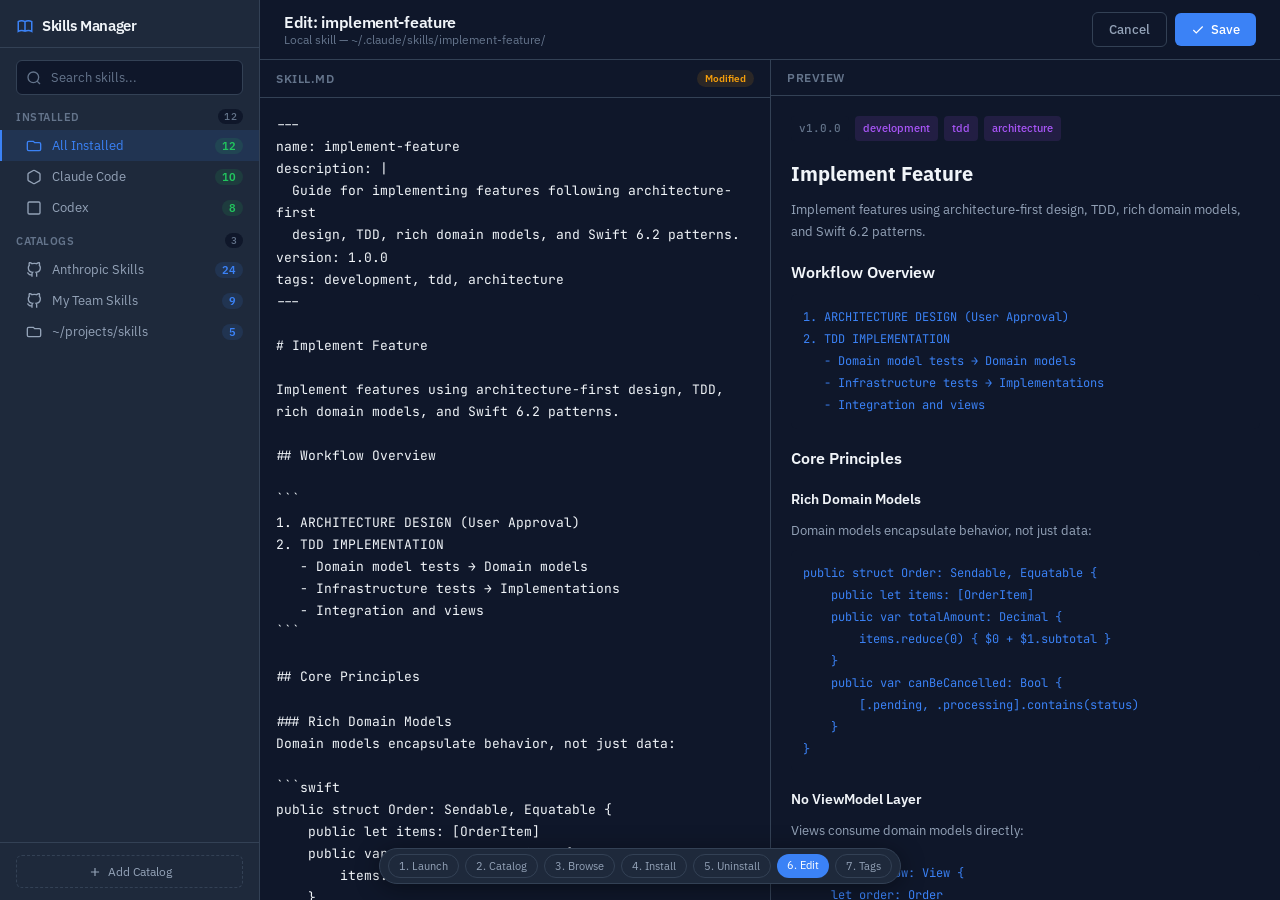
<file: prototype/pages/06-edit-skill.html>
<!DOCTYPE html>
<html lang="en">
<head>
<meta charset="UTF-8">
<meta name="viewport" content="width=device-width, initial-scale=1.0">
<title>SkillsManager — 6. Edit Skill</title>
<link href="https://fonts.googleapis.com/css2?family=IBM+Plex+Sans:wght@300;400;500;600;700&family=JetBrains+Mono:wght@400;500;600;700&display=swap" rel="stylesheet">
<link rel="stylesheet" href="../components/tokens.css">
<link rel="stylesheet" href="../components/layout.css">
<link rel="stylesheet" href="../components/buttons.css">
<link rel="stylesheet" href="../components/sidebar.css">
<link rel="stylesheet" href="../components/editor.css">
<link rel="stylesheet" href="../components/modal.css">
</head>
<body>

<div class="app" id="app-root"></div>

<script src="../components/icons.js"></script>
<script src="../components/app-shell.js"></script>
<script>
// ===== JOURNEY 6: Edit a Local Skill =====
// User selects local skill → clicks Edit → split editor with live preview → Save

function renderPage() {
  const sidebar = renderSidebar({ activeNav: 'all-installed' });

  const main = `
  <main class="main">
    <div class="topbar">
      <div class="topbar-left">
        <div>
          <div class="topbar-title">Edit: implement-feature</div>
          <div class="topbar-subtitle">Local skill &mdash; ~/.claude/skills/implement-feature/</div>
        </div>
      </div>
      <div class="topbar-right">
        <button class="btn btn-secondary" onclick="location.href='03-browse.html'">Cancel</button>
        <button class="btn btn-primary" style="flex:none;">${Icons.check} Save</button>
      </div>
    </div>

    <div class="content-area" style="padding:0;">
      <div class="editor-container" style="height:calc(100vh - 52px);">
        <div class="editor-pane">
          <div class="editor-pane-header">
            <span>SKILL.md</span>
            <span class="modified">Modified</span>
          </div>
          <textarea class="editor-textarea">---
name: implement-feature
description: |
  Guide for implementing features following architecture-first
  design, TDD, rich domain models, and Swift 6.2 patterns.
version: 1.0.0
tags: development, tdd, architecture
---

# Implement Feature

Implement features using architecture-first design, TDD,
rich domain models, and Swift 6.2 patterns.

## Workflow Overview

\`\`\`
1. ARCHITECTURE DESIGN (User Approval)
2. TDD IMPLEMENTATION
   - Domain model tests → Domain models
   - Infrastructure tests → Implementations
   - Integration and views
\`\`\`

## Core Principles

### Rich Domain Models
Domain models encapsulate behavior, not just data:

\`\`\`swift
public struct Order: Sendable, Equatable {
    public let items: [OrderItem]
    public var totalAmount: Decimal {
        items.reduce(0) { $0 + $1.subtotal }
    }
    public var canBeCancelled: Bool {
        [.pending, .processing].contains(status)
    }
}
\`\`\`

### No ViewModel Layer
Views consume domain models directly:

\`\`\`swift
struct OrderRow: View {
    let order: Order
    var body: some View {
        HStack {
            Text(order.status.displayName)
            Spacer()
            Text(order.totalAmount, format: .currency(code: "USD"))
        }
    }
}
\`\`\`</textarea>
        </div>
        <div class="editor-pane">
          <div class="editor-pane-header"><span>Preview</span></div>
          <div class="preview-area">
            <div style="display:flex;gap:6px;margin-bottom:16px;flex-wrap:wrap;">
              <span class="tag tag-version" style="font-size:11px;">v1.0.0</span>
              <span class="tag tag-category" style="font-size:11px;">development</span>
              <span class="tag tag-category" style="font-size:11px;">tdd</span>
              <span class="tag tag-category" style="font-size:11px;">architecture</span>
            </div>
            <h1>Implement Feature</h1>
            <p>Implement features using architecture-first design, TDD, rich domain models, and Swift 6.2 patterns.</p>
            <h2>Workflow Overview</h2>
            <pre><code>1. ARCHITECTURE DESIGN (User Approval)
2. TDD IMPLEMENTATION
   - Domain model tests → Domain models
   - Infrastructure tests → Implementations
   - Integration and views</code></pre>
            <h2>Core Principles</h2>
            <h2 style="font-size:14px;">Rich Domain Models</h2>
            <p>Domain models encapsulate behavior, not just data:</p>
            <pre><code>public struct Order: Sendable, Equatable {
    public let items: [OrderItem]
    public var totalAmount: Decimal {
        items.reduce(0) { $0 + $1.subtotal }
    }
    public var canBeCancelled: Bool {
        [.pending, .processing].contains(status)
    }
}</code></pre>
            <h2 style="font-size:14px;">No ViewModel Layer</h2>
            <p>Views consume domain models directly:</p>
            <pre><code>struct OrderRow: View {
    let order: Order
    var body: some View {
        HStack {
            Text(order.status.displayName)
            Spacer()
            Text(order.totalAmount, format: .currency(code: "USD"))
        }
    }
}</code></pre>
          </div>
        </div>
      </div>
    </div>
  </main>`;

  document.getElementById('app-root').innerHTML = sidebar + main;
  document.body.insertAdjacentHTML('beforeend', renderAddCatalogModal());
  document.body.insertAdjacentHTML('beforeend', renderPageNav('06-edit-skill'));
}

renderPage();
</script>
</body>
</html>
</file>
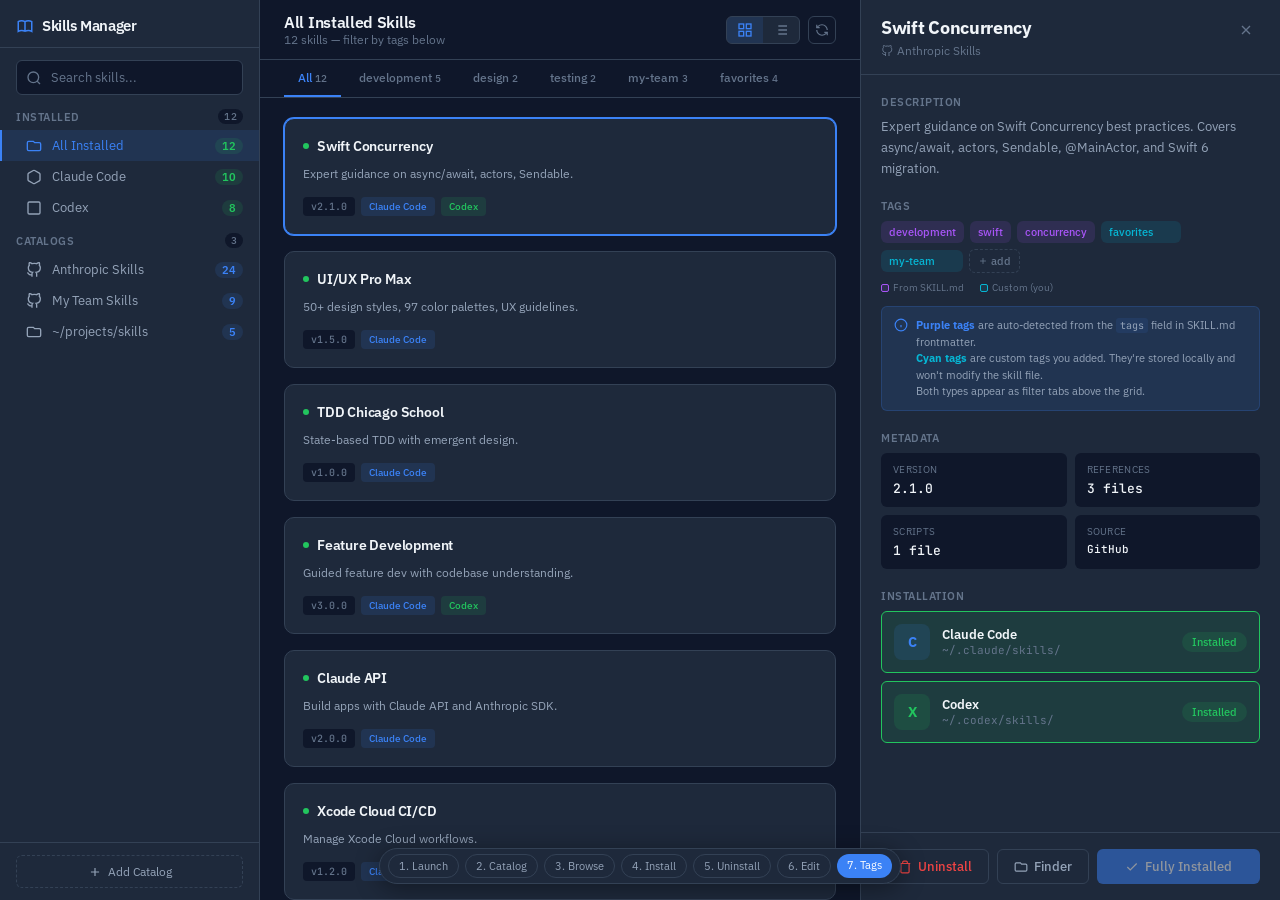
<file: prototype/pages/07-manage-tags.html>
<!DOCTYPE html>
<html lang="en">
<head>
<meta charset="UTF-8">
<meta name="viewport" content="width=device-width, initial-scale=1.0">
<title>SkillsManager — 7. Manage Tags</title>
<link href="https://fonts.googleapis.com/css2?family=IBM+Plex+Sans:wght@300;400;500;600;700&family=JetBrains+Mono:wght@400;500;600;700&display=swap" rel="stylesheet">
<link rel="stylesheet" href="../components/tokens.css">
<link rel="stylesheet" href="../components/layout.css">
<link rel="stylesheet" href="../components/buttons.css">
<link rel="stylesheet" href="../components/sidebar.css">
<link rel="stylesheet" href="../components/skill-card.css">
<link rel="stylesheet" href="../components/detail-panel.css">
<link rel="stylesheet" href="../components/modal.css">
<style>
/* Editable tags */
.tags-editable {
  display: flex;
  flex-wrap: wrap;
  gap: 6px;
  align-items: center;
}
.tag-chip {
  display: inline-flex;
  align-items: center;
  gap: 4px;
  padding: 4px 8px;
  border-radius: 6px;
  font-size: 11px;
  font-weight: 500;
  cursor: default;
  transition: all var(--transition);
}
.tag-chip.auto {
  background: var(--purple-subtle);
  color: var(--purple);
}
.tag-chip.user {
  background: var(--cyan-subtle);
  color: var(--cyan);
}
.tag-chip .remove {
  width: 14px; height: 14px;
  border-radius: 50%;
  display: flex;
  align-items: center;
  justify-content: center;
  cursor: pointer;
  opacity: 0;
  transition: opacity var(--transition);
  margin-left: 2px;
}
.tag-chip:hover .remove { opacity: 1; }
.tag-chip .remove:hover { background: rgba(255,255,255,0.15); }
.tag-chip .remove svg { width: 10px; height: 10px; }

/* Add tag input */
.tag-add-btn {
  display: inline-flex;
  align-items: center;
  gap: 3px;
  padding: 4px 8px;
  border-radius: 6px;
  font-size: 11px;
  font-weight: 500;
  color: var(--text-muted);
  border: 1px dashed var(--border);
  background: transparent;
  cursor: pointer;
  font-family: var(--font-sans);
  transition: all var(--transition);
}
.tag-add-btn:hover {
  border-color: var(--accent);
  color: var(--accent);
  background: var(--accent-subtle);
}
.tag-add-btn svg { width: 10px; height: 10px; }

.tag-input-inline {
  display: inline-flex;
  align-items: center;
}
.tag-input-inline input {
  width: 80px;
  padding: 3px 8px;
  font-size: 11px;
  background: var(--bg-input);
  border: 1px solid var(--accent);
  border-radius: 6px;
  color: var(--text-primary);
  font-family: var(--font-sans);
  outline: none;
}

/* Tag legend */
.tag-legend {
  display: flex;
  gap: 16px;
  margin-top: 8px;
  font-size: 10px;
  color: var(--text-muted);
}
.tag-legend-item {
  display: flex;
  align-items: center;
  gap: 4px;
}
.tag-legend-dot {
  width: 8px; height: 8px;
  border-radius: 2px;
}
.tag-legend-dot.auto { background: var(--purple-subtle); border: 1px solid var(--purple); }
.tag-legend-dot.user { background: var(--cyan-subtle); border: 1px solid var(--cyan); }

/* Annotation callout */
.annotation {
  display: flex;
  gap: 8px;
  padding: 10px 12px;
  background: var(--accent-subtle);
  border: 1px solid rgba(59,130,246,0.2);
  border-radius: var(--radius-sm);
  margin-top: 12px;
  font-size: 11px;
  color: var(--text-secondary);
  line-height: 1.5;
}
.annotation svg { width: 14px; height: 14px; color: var(--accent); flex-shrink: 0; margin-top: 1px; }
</style>
</head>
<body>

<div class="app detail-open" id="app-root"></div>

<script src="../components/icons.js"></script>
<script src="../components/app-shell.js"></script>
<script>
// ===== JOURNEY 7: Manage Tags =====
// Shows how tags work: auto-detected from SKILL.md + user-added custom tags.
// Tags appear in detail panel and are editable inline.

Icons.info = `<svg viewBox="0 0 24 24" fill="none" stroke="currentColor" stroke-width="2"><circle cx="12" cy="12" r="10"/><path d="M12 16v-4M12 8h.01"/></svg>`;

function renderPage() {
  const sidebar = renderSidebar({ activeNav: 'all-installed' });

  const main = `
  <main class="main">
    <div class="topbar">
      <div class="topbar-left">
        <div>
          <div class="topbar-title">All Installed Skills</div>
          <div class="topbar-subtitle">12 skills &mdash; filter by tags below</div>
        </div>
      </div>
      <div class="topbar-right">
        <div class="view-toggle">
          <button class="active">${Icons.gridView}</button>
          <button>${Icons.listView}</button>
        </div>
        <button class="btn-icon" title="Refresh">${Icons.refresh}</button>
      </div>
    </div>

    <div class="category-tabs">
      <div class="category-tab active" onclick="selectTab(this)">All <span style="color:var(--text-muted);font-size:10px;">12</span></div>
      <div class="category-tab" onclick="selectTab(this)">development <span style="color:var(--text-muted);font-size:10px;">5</span></div>
      <div class="category-tab" onclick="selectTab(this)">design <span style="color:var(--text-muted);font-size:10px;">2</span></div>
      <div class="category-tab" onclick="selectTab(this)">testing <span style="color:var(--text-muted);font-size:10px;">2</span></div>
      <div class="category-tab" onclick="selectTab(this)">my-team <span style="color:var(--text-muted);font-size:10px;">3</span></div>
      <div class="category-tab" onclick="selectTab(this)">favorites <span style="color:var(--text-muted);font-size:10px;">4</span></div>
    </div>

    <div class="content-area">
      <div class="skills-grid">
        ${card('Swift Concurrency', 'Expert guidance on async/await, actors, Sendable.', '2.1.0', true, ['claude','codex'], true)}
        ${card('UI/UX Pro Max', '50+ design styles, 97 color palettes, UX guidelines.', '1.5.0', true, ['claude'])}
        ${card('TDD Chicago School', 'State-based TDD with emergent design.', '1.0.0', true, ['claude'])}
        ${card('Feature Development', 'Guided feature dev with codebase understanding.', '3.0.0', true, ['claude','codex'])}
        ${card('Claude API', 'Build apps with Claude API and Anthropic SDK.', '2.0.0', true, ['claude'])}
        ${card('Xcode Cloud CI/CD', 'Manage Xcode Cloud workflows.', '1.2.0', true, ['claude'])}
      </div>
    </div>
  </main>`;

  // Detail panel with EDITABLE TAGS
  const detail = `
  <aside class="detail-panel">
    <div class="detail-panel-header">
      <div>
        <div class="detail-name">Swift Concurrency</div>
        <div class="detail-source">${Icons.github} Anthropic Skills</div>
      </div>
      <button class="detail-close">${Icons.close}</button>
    </div>
    <div class="detail-body">
      <div class="detail-section">
        <div class="detail-section-title">Description</div>
        <div class="detail-desc">Expert guidance on Swift Concurrency best practices. Covers async/await, actors, Sendable, @MainActor, and Swift 6 migration.</div>
      </div>

      <!-- ===== TAGS SECTION (THE KEY FEATURE) ===== -->
      <div class="detail-section">
        <div class="detail-section-title">Tags</div>
        <div class="tags-editable" id="tags-container">
          <!-- Auto-detected from SKILL.md frontmatter (read-only for remote) -->
          <span class="tag-chip auto">development</span>
          <span class="tag-chip auto">swift</span>
          <span class="tag-chip auto">concurrency</span>

          <!-- User-added tags (editable, stored locally) -->
          <span class="tag-chip user">favorites <span class="remove" onclick="this.parentElement.remove()">${Icons.close}</span></span>
          <span class="tag-chip user">my-team <span class="remove" onclick="this.parentElement.remove()">${Icons.close}</span></span>

          <!-- Add tag button -->
          <button class="tag-add-btn" onclick="showTagInput(this)">${Icons.plus} add</button>
        </div>

        <div class="tag-legend">
          <div class="tag-legend-item"><div class="tag-legend-dot auto"></div> From SKILL.md</div>
          <div class="tag-legend-item"><div class="tag-legend-dot user"></div> Custom (you)</div>
        </div>

        <div class="annotation">
          ${Icons.info}
          <div>
            <strong style="color:var(--accent);">Purple tags</strong> are auto-detected from the <code style="background:rgba(59,130,246,0.1);padding:1px 4px;border-radius:3px;font-family:var(--font-mono);font-size:10px;">tags</code> field in SKILL.md frontmatter.<br>
            <strong style="color:var(--cyan);">Cyan tags</strong> are custom tags you added. They're stored locally and won't modify the skill file.<br>
            Both types appear as filter tabs above the grid.
          </div>
        </div>
      </div>

      <div class="detail-section">
        <div class="detail-section-title">Metadata</div>
        <div class="detail-meta-grid">
          <div class="detail-meta-item"><div class="detail-meta-label">Version</div><div class="detail-meta-value">2.1.0</div></div>
          <div class="detail-meta-item"><div class="detail-meta-label">References</div><div class="detail-meta-value">3 files</div></div>
          <div class="detail-meta-item"><div class="detail-meta-label">Scripts</div><div class="detail-meta-value">1 file</div></div>
          <div class="detail-meta-item"><div class="detail-meta-label">Source</div><div class="detail-meta-value" style="font-size:11px;">GitHub</div></div>
        </div>
      </div>

      <div class="detail-section">
        <div class="detail-section-title">Installation</div>
        <div class="provider-cards">
          <div class="provider-card installed">
            <div class="provider-icon claude">C</div>
            <div class="provider-info"><div class="provider-name">Claude Code</div><div class="provider-path">~/.claude/skills/</div></div>
            <span class="provider-status installed">Installed</span>
          </div>
          <div class="provider-card installed">
            <div class="provider-icon codex">X</div>
            <div class="provider-info"><div class="provider-name">Codex</div><div class="provider-path">~/.codex/skills/</div></div>
            <span class="provider-status installed">Installed</span>
          </div>
        </div>
      </div>
    </div>
    <div class="detail-footer">
      <button class="btn btn-danger">${Icons.trash} Uninstall</button>
      <button class="btn btn-secondary">${Icons.folder} Finder</button>
      <button class="btn btn-primary" disabled>${Icons.check} Fully Installed</button>
    </div>
  </aside>`;

  document.getElementById('app-root').innerHTML = sidebar + main + detail;
  document.body.insertAdjacentHTML('beforeend', renderAddCatalogModal());
  document.body.insertAdjacentHTML('beforeend', renderPageNav('07-manage-tags'));
}

function card(name, desc, version, installed, providers=[], selected=false) {
  const dot = installed ? '<span class="dot"></span>' : '';
  const provHtml = providers.map(p => `<span class="tag tag-${p}">${p==='claude'?'Claude Code':'Codex'}</span>`).join('');
  return `
  <div class="skill-card${selected?' selected':''}" onclick="selectCard(this)">
    <div class="skill-card-header">
      <div class="skill-card-name">${dot}${name}</div>
    </div>
    <div class="skill-card-desc">${desc}</div>
    <div class="skill-card-meta"><span class="tag tag-version">v${version}</span>${provHtml}</div>
  </div>`;
}

function showTagInput(btn) {
  const input = document.createElement('span');
  input.className = 'tag-input-inline';
  input.innerHTML = `<input type="text" placeholder="tag name" onkeydown="if(event.key==='Enter')addTag(this)" onblur="addTag(this)" autofocus />`;
  btn.parentElement.insertBefore(input, btn);
  btn.style.display = 'none';
  input.querySelector('input').focus();
}

function addTag(input) {
  const value = input.value.trim().toLowerCase();
  const container = document.getElementById('tags-container');
  const addBtn = container.querySelector('.tag-add-btn');

  if (value) {
    const chip = document.createElement('span');
    chip.className = 'tag-chip user';
    chip.innerHTML = `${value} <span class="remove" onclick="this.parentElement.remove()">${Icons.close}</span>`;
    container.insertBefore(chip, input.parentElement);
  }

  input.parentElement.remove();
  addBtn.style.display = '';
}

renderPage();
</script>
</body>
</html>
</file>
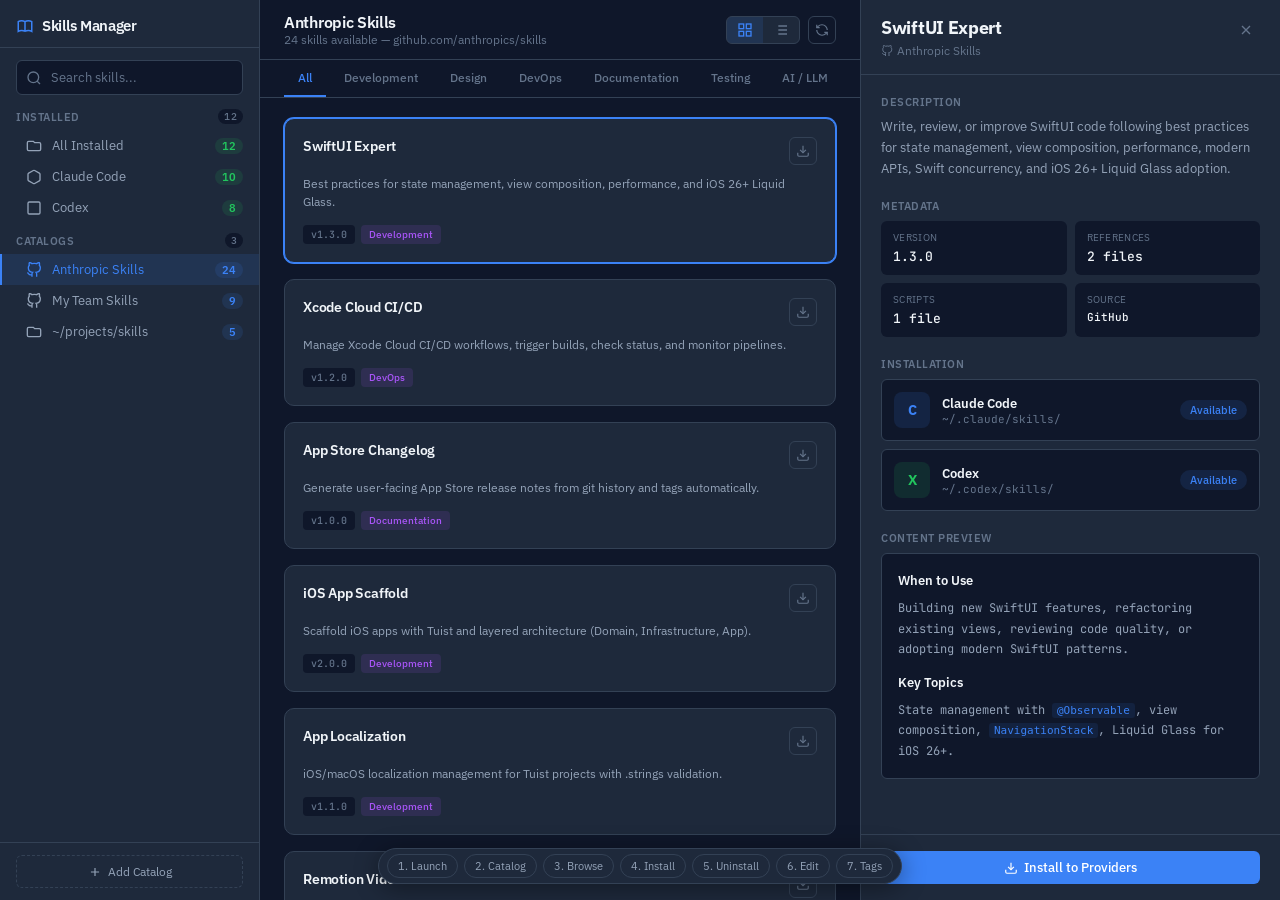
<file: prototype/pages/install.html>
<!DOCTYPE html>
<html lang="en">
<head>
<meta charset="UTF-8">
<meta name="viewport" content="width=device-width, initial-scale=1.0">
<title>SkillsManager — Install Flow</title>
<link href="https://fonts.googleapis.com/css2?family=IBM+Plex+Sans:wght@300;400;500;600;700&family=JetBrains+Mono:wght@400;500;600;700&display=swap" rel="stylesheet">
<link rel="stylesheet" href="../components/tokens.css">
<link rel="stylesheet" href="../components/layout.css">
<link rel="stylesheet" href="../components/buttons.css">
<link rel="stylesheet" href="../components/sidebar.css">
<link rel="stylesheet" href="../components/skill-card.css">
<link rel="stylesheet" href="../components/detail-panel.css">
<link rel="stylesheet" href="../components/modal.css">
<style>
/* Install-specific: provider selection in modal */
.install-modal .provider-card { position: relative; }
.install-modal .provider-card .checkbox {
  width: 18px; height: 18px;
  border-radius: 4px;
  border: 2px solid var(--border);
  display: flex;
  align-items: center;
  justify-content: center;
  transition: all var(--transition);
}
.install-modal .provider-card.checked .checkbox {
  background: var(--accent);
  border-color: var(--accent);
}
.install-modal .provider-card.checked .checkbox svg {
  width: 12px; height: 12px; color: white;
}
.install-modal .provider-card.disabled {
  opacity: 0.5;
  cursor: not-allowed;
}
.install-progress {
  text-align: center;
  padding: 24px;
}
.install-progress .spinner {
  width: 32px; height: 32px;
  border: 3px solid var(--border);
  border-top-color: var(--accent);
  border-radius: 50%;
  animation: spin 0.8s linear infinite;
  margin: 0 auto 12px;
}
@keyframes spin { to { transform: rotate(360deg); } }
.install-success {
  text-align: center;
  padding: 24px;
}
.install-success .check-circle {
  width: 48px; height: 48px;
  border-radius: 50%;
  background: var(--green-subtle);
  display: flex;
  align-items: center;
  justify-content: center;
  margin: 0 auto 12px;
}
.install-success .check-circle svg { width: 24px; height: 24px; color: var(--green); }
</style>
</head>
<body>

<div class="app detail-open" id="app-root"></div>

<script src="../components/icons.js"></script>
<script src="../components/app-shell.js"></script>
<script>
// ===== PAGE: Install Flow =====
// Shows: browsing a remote catalog -> selecting a skill -> install modal -> success

function renderInstallPage() {
  const sidebar = renderSidebar({ activeNav: 'anthropic' });

  const main = `
  <main class="main">
    <div class="topbar">
      <div class="topbar-left">
        <div>
          <div class="topbar-title">Anthropic Skills</div>
          <div class="topbar-subtitle">24 skills available &mdash; github.com/anthropics/skills</div>
        </div>
      </div>
      <div class="topbar-right">
        <div class="view-toggle">
          <button class="active" title="Grid view">${Icons.gridView}</button>
          <button title="List view">${Icons.listView}</button>
        </div>
        <button class="btn-icon" title="Refresh">${Icons.refresh}</button>
      </div>
    </div>

    <div class="category-tabs">
      <div class="category-tab active" onclick="selectTab(this)">All</div>
      <div class="category-tab" onclick="selectTab(this)">Development</div>
      <div class="category-tab" onclick="selectTab(this)">Design</div>
      <div class="category-tab" onclick="selectTab(this)">DevOps</div>
      <div class="category-tab" onclick="selectTab(this)">Documentation</div>
      <div class="category-tab" onclick="selectTab(this)">Testing</div>
      <div class="category-tab" onclick="selectTab(this)">AI / LLM</div>
    </div>

    <div class="content-area">
      <div class="skills-grid">
        ${remoteCard({ name: 'SwiftUI Expert', desc: 'Best practices for state management, view composition, performance, and iOS 26+ Liquid Glass.', version: '1.3.0', category: 'Development', selected: true })}
        ${remoteCard({ name: 'Xcode Cloud CI/CD', desc: 'Manage Xcode Cloud CI/CD workflows, trigger builds, check status, and monitor pipelines.', version: '1.2.0', category: 'DevOps' })}
        ${remoteCard({ name: 'App Store Changelog', desc: 'Generate user-facing App Store release notes from git history and tags automatically.', version: '1.0.0', category: 'Documentation' })}
        ${remoteCard({ name: 'iOS App Scaffold', desc: 'Scaffold iOS apps with Tuist and layered architecture (Domain, Infrastructure, App).', version: '2.0.0', category: 'Development' })}
        ${remoteCard({ name: 'App Localization', desc: 'iOS/macOS localization management for Tuist projects with .strings validation.', version: '1.1.0', category: 'Development' })}
        ${remoteCard({ name: 'Remotion Video', desc: 'Best practices for creating videos with React using the Remotion framework.', version: '1.0.0', category: 'Design' })}
      </div>
    </div>
  </main>`;

  // Detail panel for the selected remote skill (not installed)
  const detail = `
  <aside class="detail-panel">
    <div class="detail-panel-header">
      <div>
        <div class="detail-name">SwiftUI Expert</div>
        <div class="detail-source">${Icons.github} Anthropic Skills</div>
      </div>
      <button class="detail-close">${Icons.close}</button>
    </div>
    <div class="detail-body">
      <div class="detail-section">
        <div class="detail-section-title">Description</div>
        <div class="detail-desc">Write, review, or improve SwiftUI code following best practices for state management, view composition, performance, modern APIs, Swift concurrency, and iOS 26+ Liquid Glass adoption.</div>
      </div>
      <div class="detail-section">
        <div class="detail-section-title">Metadata</div>
        <div class="detail-meta-grid">
          <div class="detail-meta-item"><div class="detail-meta-label">Version</div><div class="detail-meta-value">1.3.0</div></div>
          <div class="detail-meta-item"><div class="detail-meta-label">References</div><div class="detail-meta-value">2 files</div></div>
          <div class="detail-meta-item"><div class="detail-meta-label">Scripts</div><div class="detail-meta-value">1 file</div></div>
          <div class="detail-meta-item"><div class="detail-meta-label">Source</div><div class="detail-meta-value" style="font-size:11px;">GitHub</div></div>
        </div>
      </div>
      <div class="detail-section">
        <div class="detail-section-title">Installation</div>
        <div class="provider-cards">
          <div class="provider-card">
            <div class="provider-icon claude">C</div>
            <div class="provider-info">
              <div class="provider-name">Claude Code</div>
              <div class="provider-path">~/.claude/skills/</div>
            </div>
            <span class="provider-status available">Available</span>
          </div>
          <div class="provider-card">
            <div class="provider-icon codex">X</div>
            <div class="provider-info">
              <div class="provider-name">Codex</div>
              <div class="provider-path">~/.codex/skills/</div>
            </div>
            <span class="provider-status available">Available</span>
          </div>
        </div>
      </div>
      <div class="detail-section">
        <div class="detail-section-title">Content Preview</div>
        <div class="detail-content-preview">
          <h3>When to Use</h3>
          <p>Building new SwiftUI features, refactoring existing views, reviewing code quality, or adopting modern SwiftUI patterns.</p>
          <h3>Key Topics</h3>
          <p>State management with <code>@Observable</code>, view composition, <code>NavigationStack</code>, Liquid Glass for iOS 26+.</p>
        </div>
      </div>
    </div>
    <div class="detail-footer">
      <button class="btn btn-primary" onclick="showInstallModal()">${Icons.download} Install to Providers</button>
    </div>
  </aside>`;

  document.getElementById('app-root').innerHTML = sidebar + main + detail;
  document.body.insertAdjacentHTML('beforeend', renderAddCatalogModal());
  document.body.insertAdjacentHTML('beforeend', renderInstallModal());
  document.body.insertAdjacentHTML('beforeend', renderPageNav('install'));
}

function remoteCard({ name, desc, version, category, selected }) {
  return `
  <div class="skill-card${selected ? ' selected' : ''}" onclick="selectCard(this)">
    <div class="skill-card-header">
      <div class="skill-card-name">${name}</div>
      <div class="skill-card-actions">
        <button class="btn-icon" title="Install" onclick="event.stopPropagation();showInstallModal()">${Icons.download}</button>
      </div>
    </div>
    <div class="skill-card-desc">${desc}</div>
    <div class="skill-card-meta">
      <span class="tag tag-version">v${version}</span>
      <span class="tag tag-category">${category}</span>
    </div>
  </div>`;
}

function renderInstallModal() {
  return `
  <div class="modal-overlay hidden" id="modal-install" onclick="if(event.target===this)hideModal('modal-install')">
    <div class="modal install-modal" style="width:400px;">
      <div class="modal-header">
        <h2>Install SwiftUI Expert</h2>
        <p>Select which providers to install this skill to</p>
      </div>
      <div class="modal-body" id="install-body">
        <div class="provider-cards">
          <div class="provider-card checked" onclick="this.classList.toggle('checked')">
            <div class="provider-icon claude">C</div>
            <div class="provider-info">
              <div class="provider-name">Claude Code</div>
              <div class="provider-path">~/.claude/skills/</div>
            </div>
            <div class="checkbox">${Icons.check}</div>
          </div>
          <div class="provider-card checked" onclick="this.classList.toggle('checked')">
            <div class="provider-icon codex">X</div>
            <div class="provider-info">
              <div class="provider-name">Codex</div>
              <div class="provider-path">~/.codex/skills/</div>
            </div>
            <div class="checkbox">${Icons.check}</div>
          </div>
        </div>
      </div>
      <div class="modal-footer" id="install-footer">
        <button class="btn btn-secondary" onclick="hideModal('modal-install')">Cancel</button>
        <button class="btn btn-primary" style="flex:none;" onclick="simulateInstall()">${Icons.download} Install</button>
      </div>
    </div>
  </div>`;
}

function showInstallModal() {
  // Reset to initial state
  document.getElementById('install-body').innerHTML = `
    <div class="provider-cards">
      <div class="provider-card checked" onclick="this.classList.toggle('checked')">
        <div class="provider-icon claude">C</div>
        <div class="provider-info">
          <div class="provider-name">Claude Code</div>
          <div class="provider-path">~/.claude/skills/</div>
        </div>
        <div class="checkbox">${Icons.check}</div>
      </div>
      <div class="provider-card checked" onclick="this.classList.toggle('checked')">
        <div class="provider-icon codex">X</div>
        <div class="provider-info">
          <div class="provider-name">Codex</div>
          <div class="provider-path">~/.codex/skills/</div>
        </div>
        <div class="checkbox">${Icons.check}</div>
      </div>
    </div>`;
  document.getElementById('install-footer').style.display = '';
  showModal('modal-install');
}

function simulateInstall() {
  // Show progress
  document.getElementById('install-body').innerHTML = `
    <div class="install-progress">
      <div class="spinner"></div>
      <div style="font-size:13px;color:var(--text-secondary);">Installing to Claude Code and Codex...</div>
    </div>`;
  document.getElementById('install-footer').style.display = 'none';

  // After 1.5s, show success
  setTimeout(() => {
    document.getElementById('install-body').innerHTML = `
      <div class="install-success">
        <div class="check-circle">${Icons.check}</div>
        <div style="font-size:14px;font-weight:600;margin-bottom:4px;">Successfully Installed</div>
        <div style="font-size:12px;color:var(--text-muted);">SwiftUI Expert is now available in Claude Code and Codex</div>
      </div>`;
    document.getElementById('install-footer').innerHTML = `
      <button class="btn btn-primary" style="flex:none;" onclick="hideModal('modal-install')">Done</button>`;
    document.getElementById('install-footer').style.display = '';
  }, 1500);
}

renderInstallPage();
</script>
</body>
</html>
</file>
<file: prototype/components/tokens.css>
/* ===== DESIGN TOKENS ===== */
:root {
  --bg-primary: #0F172A;
  --bg-secondary: #1E293B;
  --bg-card: #1E293B;
  --bg-card-hover: #263549;
  --bg-surface: #0F172A;
  --bg-input: #0F172A;
  --border: #334155;
  --border-light: #475569;
  --text-primary: #F1F5F9;
  --text-secondary: #94A3B8;
  --text-muted: #64748B;
  --accent: #3B82F6;
  --accent-hover: #2563EB;
  --accent-subtle: rgba(59,130,246,0.12);
  --green: #22C55E;
  --green-subtle: rgba(34,197,94,0.12);
  --orange: #F59E0B;
  --orange-subtle: rgba(245,158,11,0.12);
  --red: #EF4444;
  --red-subtle: rgba(239,68,68,0.12);
  --purple: #A855F7;
  --purple-subtle: rgba(168,85,247,0.12);
  --cyan: #06B6D4;
  --cyan-subtle: rgba(6,182,212,0.12);
  --font-sans: 'IBM Plex Sans', -apple-system, BlinkMacSystemFont, sans-serif;
  --font-mono: 'JetBrains Mono', monospace;
  --radius: 10px;
  --radius-sm: 6px;
  --radius-lg: 14px;
  --shadow: 0 4px 24px rgba(0,0,0,0.3);
  --transition: 200ms ease;
}

* { margin: 0; padding: 0; box-sizing: border-box; }
body {
  font-family: var(--font-sans);
  background: var(--bg-primary);
  color: var(--text-primary);
  height: 100vh;
  overflow: hidden;
}

/* ===== SCROLLBAR ===== */
::-webkit-scrollbar { width: 6px; }
::-webkit-scrollbar-track { background: transparent; }
::-webkit-scrollbar-thumb { background: var(--border); border-radius: 3px; }
::-webkit-scrollbar-thumb:hover { background: var(--border-light); }

/* ===== ANIMATIONS ===== */
@media (prefers-reduced-motion: no-preference) {
  .skill-card { transition: all var(--transition); }
  .nav-item { transition: all var(--transition); }
}
</file>
<file: prototype/components/layout.css>
/* ===== APP LAYOUT ===== */
.app {
  display: grid;
  grid-template-columns: 260px 1fr;
  grid-template-rows: 1fr;
  height: 100vh;
}
.app.detail-open {
  grid-template-columns: 260px 1fr 420px;
}

/* ===== MAIN CONTENT ===== */
.main {
  display: flex;
  flex-direction: column;
  overflow: hidden;
}

/* Top bar */
.topbar {
  display: flex;
  align-items: center;
  justify-content: space-between;
  padding: 12px 24px;
  border-bottom: 1px solid var(--border);
  min-height: 52px;
}
.topbar-left {
  display: flex;
  align-items: center;
  gap: 12px;
}
.topbar-title {
  font-size: 16px;
  font-weight: 600;
  letter-spacing: -0.3px;
}
.topbar-subtitle {
  font-size: 12px;
  color: var(--text-muted);
}
.topbar-right {
  display: flex;
  align-items: center;
  gap: 8px;
}

/* View toggle */
.view-toggle {
  display: flex;
  background: var(--bg-secondary);
  border-radius: var(--radius-sm);
  border: 1px solid var(--border);
  overflow: hidden;
}
.view-toggle button {
  padding: 5px 10px;
  background: transparent;
  border: none;
  color: var(--text-muted);
  cursor: pointer;
  display: flex;
  align-items: center;
  transition: all var(--transition);
}
.view-toggle button:hover { color: var(--text-secondary); }
.view-toggle button.active {
  background: var(--accent-subtle);
  color: var(--accent);
}
.view-toggle button svg { width: 16px; height: 16px; }

/* Category tabs */
.category-tabs {
  display: flex;
  gap: 4px;
  padding: 0 24px;
  border-bottom: 1px solid var(--border);
  overflow-x: auto;
}
.category-tab {
  padding: 10px 14px;
  font-size: 12px;
  font-weight: 500;
  color: var(--text-muted);
  cursor: pointer;
  border-bottom: 2px solid transparent;
  white-space: nowrap;
  transition: all var(--transition);
}
.category-tab:hover { color: var(--text-secondary); }
.category-tab.active {
  color: var(--accent);
  border-bottom-color: var(--accent);
}

/* Content area */
.content-area {
  flex: 1;
  overflow-y: auto;
  padding: 20px 24px;
}

/* Stats bar */
.stats-bar {
  display: flex;
  gap: 24px;
  padding: 0 24px 16px;
}
.stat {
  display: flex;
  align-items: center;
  gap: 8px;
}
.stat-icon {
  width: 32px;
  height: 32px;
  border-radius: 8px;
  display: flex;
  align-items: center;
  justify-content: center;
}
.stat-icon svg { width: 16px; height: 16px; }
.stat-icon.blue { background: var(--accent-subtle); color: var(--accent); }
.stat-icon.green { background: var(--green-subtle); color: var(--green); }
.stat-icon.purple { background: var(--purple-subtle); color: var(--purple); }
.stat-icon.orange { background: var(--orange-subtle); color: var(--orange); }
.stat-value {
  font-size: 16px;
  font-weight: 700;
  font-family: var(--font-mono);
}
.stat-label {
  font-size: 11px;
  color: var(--text-muted);
}

/* ===== RESPONSIVE ===== */
@media (max-width: 1024px) {
  .app { grid-template-columns: 220px 1fr; }
  .app.detail-open { grid-template-columns: 220px 1fr 360px; }
  .skills-grid { grid-template-columns: repeat(auto-fill, minmax(260px, 1fr)); }
}
</file>
<file: prototype/components/buttons.css>
/* ===== BUTTONS ===== */
.btn {
  padding: 8px 16px;
  border-radius: var(--radius-sm);
  font-size: 13px;
  font-weight: 500;
  font-family: var(--font-sans);
  cursor: pointer;
  transition: all var(--transition);
  display: flex;
  align-items: center;
  gap: 6px;
  border: none;
}
.btn svg { width: 14px; height: 14px; }
.btn-primary {
  background: var(--accent);
  color: white;
  flex: 1;
  justify-content: center;
}
.btn-primary:hover { background: var(--accent-hover); }
.btn-primary:disabled {
  opacity: 0.5;
  cursor: not-allowed;
}
.btn-secondary {
  background: transparent;
  border: 1px solid var(--border);
  color: var(--text-secondary);
}
.btn-secondary:hover {
  border-color: var(--border-light);
  color: var(--text-primary);
}
.btn-danger {
  background: transparent;
  border: 1px solid var(--border);
  color: var(--red);
}
.btn-danger:hover {
  background: var(--red-subtle);
  border-color: var(--red);
}
.btn-icon {
  width: 28px;
  height: 28px;
  display: flex;
  align-items: center;
  justify-content: center;
  background: transparent;
  border: 1px solid var(--border);
  border-radius: var(--radius-sm);
  color: var(--text-muted);
  cursor: pointer;
  transition: all var(--transition);
}
.btn-icon:hover {
  border-color: var(--accent);
  color: var(--accent);
  background: var(--accent-subtle);
}
.btn-icon svg { width: 14px; height: 14px; }

/* Tags */
.tag {
  font-size: 10px;
  font-weight: 500;
  padding: 3px 8px;
  border-radius: 4px;
  white-space: nowrap;
}
.tag-version {
  background: var(--bg-input);
  color: var(--text-muted);
  font-family: var(--font-mono);
}
.tag-category { background: var(--purple-subtle); color: var(--purple); }
.tag-claude { background: var(--accent-subtle); color: var(--accent); }
.tag-codex { background: var(--green-subtle); color: var(--green); }
.tag-refs { background: var(--cyan-subtle); color: var(--cyan); }
.tag-scripts { background: var(--orange-subtle); color: var(--orange); }
</file>
<file: prototype/components/sidebar.css>
/* ===== SIDEBAR ===== */
.sidebar {
  background: var(--bg-secondary);
  border-right: 1px solid var(--border);
  display: flex;
  flex-direction: column;
  overflow: hidden;
}
.sidebar-header {
  padding: 16px 16px 12px;
  border-bottom: 1px solid var(--border);
}
.sidebar-header h1 {
  font-size: 15px;
  font-weight: 600;
  letter-spacing: -0.3px;
  display: flex;
  align-items: center;
  gap: 8px;
}
.sidebar-header h1 svg { width: 18px; height: 18px; color: var(--accent); }

/* Search */
.search-box {
  margin: 12px 16px 0;
  position: relative;
}
.search-box input {
  width: 100%;
  padding: 8px 12px 8px 34px;
  background: var(--bg-input);
  border: 1px solid var(--border);
  border-radius: var(--radius-sm);
  color: var(--text-primary);
  font-size: 13px;
  font-family: var(--font-sans);
  outline: none;
  transition: border var(--transition);
}
.search-box input:focus { border-color: var(--accent); }
.search-box input::placeholder { color: var(--text-muted); }
.search-box svg {
  position: absolute;
  left: 10px;
  top: 50%;
  transform: translateY(-50%);
  width: 16px;
  height: 16px;
  color: var(--text-muted);
}

/* Source sections */
.source-sections {
  flex: 1;
  overflow-y: auto;
  padding: 8px 0;
}
.source-section { margin-bottom: 4px; }
.source-header {
  display: flex;
  align-items: center;
  justify-content: space-between;
  padding: 6px 16px;
  font-size: 11px;
  font-weight: 600;
  text-transform: uppercase;
  letter-spacing: 0.5px;
  color: var(--text-muted);
  cursor: pointer;
  user-select: none;
}
.source-header:hover { color: var(--text-secondary); }
.source-header .count {
  font-size: 10px;
  background: var(--bg-input);
  padding: 1px 6px;
  border-radius: 10px;
  font-weight: 500;
}

/* Nav items */
.nav-item {
  display: flex;
  align-items: center;
  gap: 10px;
  padding: 7px 16px 7px 24px;
  font-size: 13px;
  color: var(--text-secondary);
  cursor: pointer;
  transition: all var(--transition);
  border-left: 2px solid transparent;
}
.nav-item:hover {
  background: var(--bg-card-hover);
  color: var(--text-primary);
}
.nav-item.active {
  background: var(--accent-subtle);
  color: var(--accent);
  border-left-color: var(--accent);
}
.nav-item svg { width: 16px; height: 16px; flex-shrink: 0; }
.nav-item .badge {
  margin-left: auto;
  font-size: 11px;
  font-weight: 600;
  padding: 1px 7px;
  border-radius: 10px;
  background: var(--accent-subtle);
  color: var(--accent);
}
.nav-item .badge.installed {
  background: var(--green-subtle);
  color: var(--green);
}

/* Add catalog button */
.sidebar-footer {
  padding: 12px 16px;
  border-top: 1px solid var(--border);
}
.btn-add-catalog {
  display: flex;
  align-items: center;
  justify-content: center;
  gap: 6px;
  width: 100%;
  padding: 8px;
  background: transparent;
  border: 1px dashed var(--border);
  border-radius: var(--radius-sm);
  color: var(--text-secondary);
  font-size: 12px;
  font-family: var(--font-sans);
  cursor: pointer;
  transition: all var(--transition);
}
.btn-add-catalog:hover {
  border-color: var(--accent);
  color: var(--accent);
  background: var(--accent-subtle);
}
.btn-add-catalog svg { width: 14px; height: 14px; }
</file>
<file: prototype/components/modal.css>
/* ===== MODAL ===== */
.modal-overlay {
  position: fixed;
  inset: 0;
  background: rgba(0,0,0,0.6);
  backdrop-filter: blur(4px);
  display: flex;
  align-items: center;
  justify-content: center;
  z-index: 100;
}
.modal-overlay.hidden { display: none; }
.modal {
  background: var(--bg-secondary);
  border: 1px solid var(--border);
  border-radius: var(--radius-lg);
  width: 460px;
  box-shadow: 0 24px 64px rgba(0,0,0,0.5);
  overflow: hidden;
}
.modal-header {
  padding: 20px 24px 16px;
  border-bottom: 1px solid var(--border);
}
.modal-header h2 { font-size: 16px; font-weight: 600; }
.modal-header p {
  font-size: 12px;
  color: var(--text-muted);
  margin-top: 4px;
}
.modal-body { padding: 20px 24px; }
.modal-footer {
  padding: 16px 24px;
  border-top: 1px solid var(--border);
  display: flex;
  justify-content: flex-end;
  gap: 8px;
}

/* Source option cards (used in Add Catalog modal) */
.source-option {
  padding: 16px;
  border: 1px solid var(--border);
  border-radius: var(--radius);
  margin-bottom: 12px;
  cursor: pointer;
  transition: all var(--transition);
}
.source-option:hover {
  border-color: var(--border-light);
  background: var(--bg-card-hover);
}
.source-option.selected {
  border-color: var(--accent);
  background: var(--accent-subtle);
}
.source-option-header {
  display: flex;
  align-items: center;
  gap: 12px;
  margin-bottom: 8px;
}
.source-option-icon {
  width: 40px;
  height: 40px;
  border-radius: 10px;
  display: flex;
  align-items: center;
  justify-content: center;
}
.source-option-icon.github { background: var(--purple-subtle); color: var(--purple); }
.source-option-icon.folder { background: var(--orange-subtle); color: var(--orange); }
.source-option-icon svg { width: 20px; height: 20px; }
.source-option-title { font-size: 14px; font-weight: 600; }
.source-option-desc {
  font-size: 12px;
  color: var(--text-muted);
  line-height: 1.5;
}
.source-option-input { margin-top: 12px; }
.source-option-input input {
  width: 100%;
  padding: 8px 12px;
  background: var(--bg-input);
  border: 1px solid var(--border);
  border-radius: var(--radius-sm);
  color: var(--text-primary);
  font-size: 13px;
  font-family: var(--font-mono);
  outline: none;
}
.source-option-input input:focus { border-color: var(--accent); }
</file>
<file: prototype/components/skill-card.css>
/* ===== SKILL CARD (Grid) ===== */
.skills-grid {
  display: grid;
  grid-template-columns: repeat(auto-fill, minmax(300px, 1fr));
  gap: 16px;
}
.skill-card {
  background: var(--bg-card);
  border: 1px solid var(--border);
  border-radius: var(--radius);
  padding: 18px;
  cursor: pointer;
  transition: all var(--transition);
  position: relative;
}
.skill-card:hover {
  border-color: var(--border-light);
  background: var(--bg-card-hover);
  transform: translateY(-1px);
  box-shadow: var(--shadow);
}
.skill-card.selected {
  border-color: var(--accent);
  box-shadow: 0 0 0 1px var(--accent);
}
.skill-card-header {
  display: flex;
  align-items: flex-start;
  justify-content: space-between;
  margin-bottom: 10px;
}
.skill-card-name {
  font-size: 14px;
  font-weight: 600;
  letter-spacing: -0.2px;
  display: flex;
  align-items: center;
  gap: 8px;
}
.skill-card-name .dot {
  width: 6px;
  height: 6px;
  border-radius: 50%;
  background: var(--green);
  flex-shrink: 0;
}
.skill-card-desc {
  font-size: 12px;
  color: var(--text-secondary);
  line-height: 1.5;
  display: -webkit-box;
  -webkit-line-clamp: 2;
  -webkit-box-orient: vertical;
  overflow: hidden;
  margin-bottom: 14px;
}
.skill-card-meta {
  display: flex;
  align-items: center;
  gap: 6px;
  flex-wrap: wrap;
}
.skill-card-actions {
  display: flex;
  gap: 4px;
}

/* ===== SKILL LIST (Table) ===== */
.skills-list { display: flex; flex-direction: column; }
.skill-list-item {
  display: grid;
  grid-template-columns: 1fr 180px 120px 100px;
  align-items: center;
  padding: 12px 0;
  border-bottom: 1px solid var(--border);
  cursor: pointer;
  transition: background var(--transition);
}
.skill-list-item:hover {
  background: var(--bg-card-hover);
  padding: 12px;
  margin: 0 -12px;
  border-radius: var(--radius-sm);
}
.skill-list-name {
  font-size: 13px;
  font-weight: 500;
  display: flex;
  align-items: center;
  gap: 8px;
}
.skill-list-name .dot {
  width: 6px;
  height: 6px;
  border-radius: 50%;
  background: var(--green);
  flex-shrink: 0;
}
.skill-list-providers { display: flex; gap: 4px; }
.skill-list-version {
  font-size: 12px;
  color: var(--text-muted);
  font-family: var(--font-mono);
}
.skill-list-actions {
  display: flex;
  justify-content: flex-end;
  gap: 4px;
}
</file>
<file: prototype/components/detail-panel.css>
/* ===== DETAIL PANEL ===== */
.detail-panel {
  background: var(--bg-secondary);
  border-left: 1px solid var(--border);
  display: flex;
  flex-direction: column;
  overflow: hidden;
}
.detail-panel-header {
  padding: 16px 20px;
  border-bottom: 1px solid var(--border);
  display: flex;
  align-items: flex-start;
  justify-content: space-between;
}
.detail-close {
  width: 28px;
  height: 28px;
  display: flex;
  align-items: center;
  justify-content: center;
  background: transparent;
  border: none;
  color: var(--text-muted);
  cursor: pointer;
  border-radius: var(--radius-sm);
  transition: all var(--transition);
}
.detail-close:hover {
  background: var(--bg-card-hover);
  color: var(--text-primary);
}
.detail-close svg { width: 16px; height: 16px; }
.detail-name {
  font-size: 18px;
  font-weight: 700;
  letter-spacing: -0.3px;
  margin-bottom: 4px;
}
.detail-source {
  font-size: 12px;
  color: var(--text-muted);
  display: flex;
  align-items: center;
  gap: 4px;
}
.detail-source svg { width: 12px; height: 12px; }

/* Detail body */
.detail-body {
  flex: 1;
  overflow-y: auto;
  padding: 20px;
}
.detail-section { margin-bottom: 20px; }
.detail-section-title {
  font-size: 11px;
  font-weight: 600;
  text-transform: uppercase;
  letter-spacing: 0.5px;
  color: var(--text-muted);
  margin-bottom: 8px;
}
.detail-desc {
  font-size: 13px;
  color: var(--text-secondary);
  line-height: 1.6;
}
.detail-meta-grid {
  display: grid;
  grid-template-columns: 1fr 1fr;
  gap: 8px;
}
.detail-meta-item {
  background: var(--bg-input);
  border-radius: var(--radius-sm);
  padding: 10px 12px;
}
.detail-meta-label {
  font-size: 10px;
  color: var(--text-muted);
  text-transform: uppercase;
  letter-spacing: 0.3px;
  margin-bottom: 4px;
}
.detail-meta-value {
  font-size: 13px;
  font-weight: 500;
  font-family: var(--font-mono);
}

/* Provider install cards */
.provider-cards {
  display: flex;
  flex-direction: column;
  gap: 8px;
}
.provider-card {
  display: flex;
  align-items: center;
  gap: 12px;
  padding: 12px;
  background: var(--bg-input);
  border-radius: var(--radius-sm);
  border: 1px solid var(--border);
  cursor: pointer;
  transition: all var(--transition);
}
.provider-card:hover { border-color: var(--border-light); }
.provider-card.installed {
  border-color: var(--green);
  background: var(--green-subtle);
}
.provider-icon {
  width: 36px;
  height: 36px;
  border-radius: 8px;
  display: flex;
  align-items: center;
  justify-content: center;
  font-weight: 700;
  font-size: 14px;
  flex-shrink: 0;
}
.provider-icon.claude { background: var(--accent-subtle); color: var(--accent); }
.provider-icon.codex { background: var(--green-subtle); color: var(--green); }
.provider-info { flex: 1; }
.provider-name { font-size: 13px; font-weight: 600; }
.provider-path {
  font-size: 11px;
  color: var(--text-muted);
  font-family: var(--font-mono);
}
.provider-status {
  font-size: 11px;
  font-weight: 500;
  padding: 3px 10px;
  border-radius: 10px;
}
.provider-status.installed { background: var(--green-subtle); color: var(--green); }
.provider-status.available { background: var(--accent-subtle); color: var(--accent); }

/* Content preview */
.detail-content-preview {
  background: var(--bg-input);
  border-radius: var(--radius-sm);
  border: 1px solid var(--border);
  padding: 16px;
  font-size: 12px;
  font-family: var(--font-mono);
  color: var(--text-secondary);
  line-height: 1.7;
  max-height: 300px;
  overflow-y: auto;
}
.detail-content-preview h3 {
  font-family: var(--font-sans);
  font-size: 13px;
  font-weight: 600;
  color: var(--text-primary);
  margin: 12px 0 6px;
}
.detail-content-preview h3:first-child { margin-top: 0; }
.detail-content-preview code {
  background: rgba(59,130,246,0.1);
  padding: 1px 5px;
  border-radius: 3px;
  color: var(--accent);
  font-size: 11px;
}

/* Detail footer */
.detail-footer {
  padding: 16px 20px;
  border-top: 1px solid var(--border);
  display: flex;
  gap: 8px;
}
</file>
<file: prototype/components/editor.css>
/* ===== EDITOR VIEW ===== */
.editor-container {
  display: grid;
  grid-template-columns: 1fr 1fr;
  height: 100%;
}
.editor-pane {
  display: flex;
  flex-direction: column;
  overflow: hidden;
}
.editor-pane + .editor-pane {
  border-left: 1px solid var(--border);
}
.editor-pane-header {
  padding: 10px 16px;
  border-bottom: 1px solid var(--border);
  display: flex;
  align-items: center;
  justify-content: space-between;
  font-size: 12px;
  font-weight: 600;
  color: var(--text-muted);
  text-transform: uppercase;
  letter-spacing: 0.5px;
}
.editor-pane-header .modified {
  font-size: 10px;
  text-transform: none;
  letter-spacing: 0;
  color: var(--orange);
  background: var(--orange-subtle);
  padding: 2px 8px;
  border-radius: 10px;
}
.editor-textarea {
  flex: 1;
  padding: 16px;
  background: var(--bg-primary);
  border: none;
  color: var(--text-primary);
  font-family: var(--font-mono);
  font-size: 13px;
  line-height: 1.7;
  resize: none;
  outline: none;
}
.preview-area {
  flex: 1;
  padding: 20px;
  overflow-y: auto;
  font-size: 13px;
  line-height: 1.7;
  color: var(--text-secondary);
}
.preview-area h1 { font-size: 20px; font-weight: 700; color: var(--text-primary); margin-bottom: 8px; }
.preview-area h2 { font-size: 16px; font-weight: 600; color: var(--text-primary); margin: 16px 0 8px; }
.preview-area p { margin-bottom: 8px; }
.preview-area code {
  background: rgba(59,130,246,0.1);
  padding: 1px 5px;
  border-radius: 3px;
  font-family: var(--font-mono);
  font-size: 12px;
  color: var(--accent);
}
.preview-area pre {
  background: var(--bg-input);
  padding: 12px;
  border-radius: var(--radius-sm);
  margin: 8px 0;
  overflow-x: auto;
}
.preview-area pre code { background: transparent; padding: 0; }
</file>
